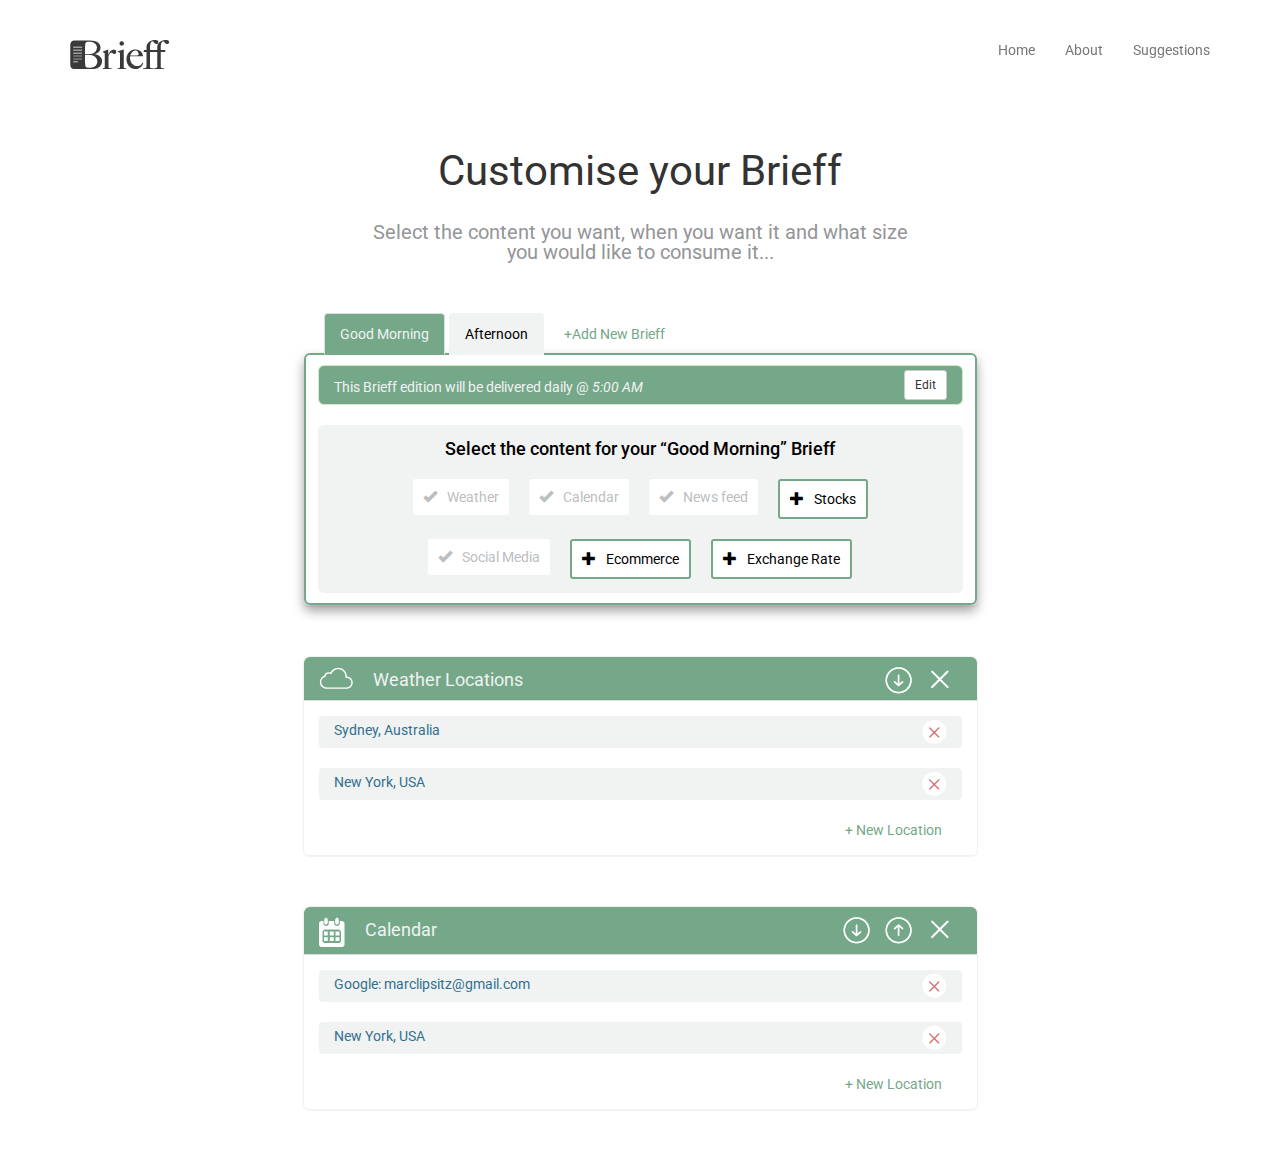
<file: sass-tester/index.html>
<!DOCTYPE html>
<html>
<head>
	<meta charset="utf-8">
    <meta http-equiv="X-UA-Compatible" content="IE=edge">
    <meta name="viewport" content="width=device-width, initial-scale=1">
    <meta name="description" content="">
    <meta name="author" content="">

    <title>Brieff - Home Page</title>

    <!-- Bootstrap Core CSS - Uses Bootswatch Flatly Theme: http://bootswatch.com/flatly/ -->
    <link href="bootstrap/css/bootstrap.min.css" rel="stylesheet">

    <!-- Custom CSS -->
    <link href="stylesheets/style.css" rel="stylesheet">

    <link href='https://fonts.googleapis.com/css?family=Roboto:300' rel='stylesheet' type='text/css'>

</head>
<body>
	<!-- Navigation -->
    <nav class="navbar navbar-default navbar-fixed-top">
        <div class="container">
            <!-- Brand and toggle get grouped for better mobile display -->
            <div class="navbar-header page-scroll">
                <button type="button" class="navbar-toggle" data-toggle="collapse" data-target="#bs-example-navbar-collapse-1">
                    <span class="sr-only">Toggle navigation</span>
                    <span class="icon-bar"></span>
                    <span class="icon-bar"></span>
                    <span class="icon-bar"></span>
                </button>
                <a class="navbar-brand" href="#page-top"><img src="images/logo.png" /></a>
            </div>

            <!-- Collect the nav links, forms, and other content for toggling -->
            <div class="collapse navbar-collapse" id="bs-example-navbar-collapse-1">
                <ul class="nav navbar-nav navbar-right">
                    <li class="hidden">
                        <a href="#page-top"></a>
                    </li>
                    <li class="page-scroll">
                        <a href="#home">Home</a>
                    </li>
                    <li class="page-scroll">
                        <a href="#about">About</a>
                    </li>
                    <li class="page-scroll">
                        <a href="#suggestions">Suggestions</a>
                    </li>
                </ul>
            </div>
            <!-- /.navbar-collapse -->
        </div>
        <!-- /.container-fluid -->
    </nav>

    <header>
        <div class="container">
            <div class="intro-text">
                <div class="intro-lead-in">Customise your Brieff</div>
                <div class="intro-heading">Select the content you want, when you want it and what size you would like to consume it...</div>
            </div>
        </div>
    </header>

    <section id="panels">
        <div class="panel">
            <div class="timing tababble">
                <ul class="nav nav-tabs">
                    <li class="active"><a data-toggle="tab" href="#sectionA">Good Morning</a></li>
                    <li><a data-toggle="tab" href="#sectionB">Afternoon</a></li>
                    <li class="add-more"><a data-toggle="tab" href="#"> +Add New Brieff </a></li>
                </ul>
                <div class="tab-content">
                    <div id="sectionA" class="tab-pane fade in active">
                        <div class="tab-heading alert alert-success" role="alert"><output class="grey-colored pull-left">This Brieff edition will be delivered daily @ <em>5:00 AM</em></output><a href="#" class="btn btn-default btn-sm">Edit</a></div>
                        <div class="tab-body">
                            <h4 class="center">Select the content for your “Good Morning” Brieff</h4>
                            <div class="movable-pad-region">
                                <div class="row center">
                                    <div class="pad inactive"><i class="glyphicon glyphicon-ok"></i>Weather</div>
                                    <div class="pad inactive"><i class="glyphicon glyphicon-ok"></i>Calendar</div>
                                    <div class="pad inactive"><i class="glyphicon glyphicon-ok"></i>News feed</div>
                                    <div class="pad active"><i class="glyphicon glyphicon-plus"></i>Stocks</div>
                                </div>
                                <div class="row center">
                                    <div class="pad inactive"><i class="glyphicon glyphicon-ok"></i>Social Media</div>
                                    <div class="pad active"><i class="glyphicon glyphicon-plus"></i>Ecommerce</div>
                                    <div class="pad active"><i class="glyphicon glyphicon-plus"></i>Exchange Rate</div>
                                </div>
                            </div>
                        </div>
                        
                    </div>
                    <div id="sectionB" class="tab-pane fade">
                        <h3>Section B</h3>
                        <p>Vestibulum nec erat eu nulla rhoncus fringilla ut non neque. Vivamus nibh urna, ornare id gravida ut, mollis a magna. Aliquam porttitor condimentum nisi, eu viverra ipsum porta ut. Nam hendrerit bibendum turpis, sed molestie mi fermentum id. Aenean volutpat velit sem. Sed consequat ante in rutrum convallis. Nunc facilisis leo at faucibus adipiscing.</p>
                    </div>
                    <div id="dropdown1" class="tab-pane fade">
                        <h3>Dropdown 1</h3>
                        <p>WInteger convallis, nulla in sollicitudin placerat, ligula enim auctor lectus, in mollis diam dolor at lorem. Sed bibendum nibh sit amet dictum feugiat. Vivamus arcu sem, cursus a feugiat ut, iaculis at erat. Donec vehicula at ligula vitae venenatis. Sed nunc nulla, vehicula non porttitor in, pharetra et dolor. Fusce nec velit velit. Pellentesque consectetur eros.</p>
                    </div>
                    <div id="dropdown2" class="tab-pane fade">
                        <h3>Dropdown 2</h3>
                        <p>Donec vel placerat quam, ut euismod risus. Sed a mi suscipit, elementum sem a, hendrerit velit. Donec at erat magna. Sed dignissim orci nec eleifend egestas. Donec eget mi consequat massa vestibulum laoreet. Mauris et ultrices nulla, malesuada volutpat ante. Fusce ut orci lorem. Donec molestie libero in tempus imperdiet. Cum sociis natoque penatibus et magnis.</p>
                    </div>
                </div>
            </div>
        </div>

        <div class="panel panel-default">
            <div class="panel-heading alert-success">
                <img class="pull-left" src="images/cloud-icon.png" /><div class="grey-colored pull-left panel-title">Weather Locations</div>
                <a href="#" class="pull-right"><img src="images/close-icon.png" /></a>
                <a href="#" class="pull-right"><img src="images/down-arrow-in-circle.png" /></a>
            </div>
            <div class="panel-body">
                <div class="tab-heading alert alert-info" role="alert"><div class="pull-left">Sydney, Australia</div><a href="#" class="pull-right"><img src="images/red-close-in-circle.png"/></a></div>
                <div class="tab-heading alert alert-info" role="alert"><div class="pull-left">New York, USA</div><a href="#" class="pull-right"><img src="images/red-close-in-circle.png" /></a></div>
                <div class="pad pull-right green-colored bonus"><!-- i class="glyphicon glyphicon-plus"></i --> + New Location</div>

            </div>
        </div>

        <div class="panel panel-default">
            <div class="panel-heading alert-success">
                <img class="pull-left" src="images/calendar-icon.png" /><div class="grey-colored pull-left panel-title">Calendar</div>
                <a href="#" class="pull-right"><img src="images/close-icon.png" /></a>
                <a href="#" class="pull-right"><img src="images/up-arrow-in-circle.png" /></a>
                <a href="#" class="pull-right"><img src="images/down-arrow-in-circle.png" /></a>
            </div>
            <div class="panel-body">
                <div class="tab-heading alert alert-info" role="alert"><div class="pull-left">Google: marclipsitz@gmail.com</div><a href="#" class="pull-right"><img src="images/red-close-in-circle.png"/></a></div>
                
                <div class="tab-heading alert alert-info" role="alert"><div class="pull-left">New York, USA</div><a href="#" class="pull-right"><img src="images/red-close-in-circle.png" /></a></div>
                <div class="pad pull-right green-colored bonus"><!-- i class="glyphicon glyphicon-plus"></i --> + New Location</div>

            </div>
        </div>

    </section>

    

    <!-- jQuery -->
    <script src="javascripts/jquery.min.js"></script>

	<!-- Bootstrap Core JavaScript -->
    <script src="bootstrap/js/bootstrap.min.js"></script>
</body>
</html>
</file>
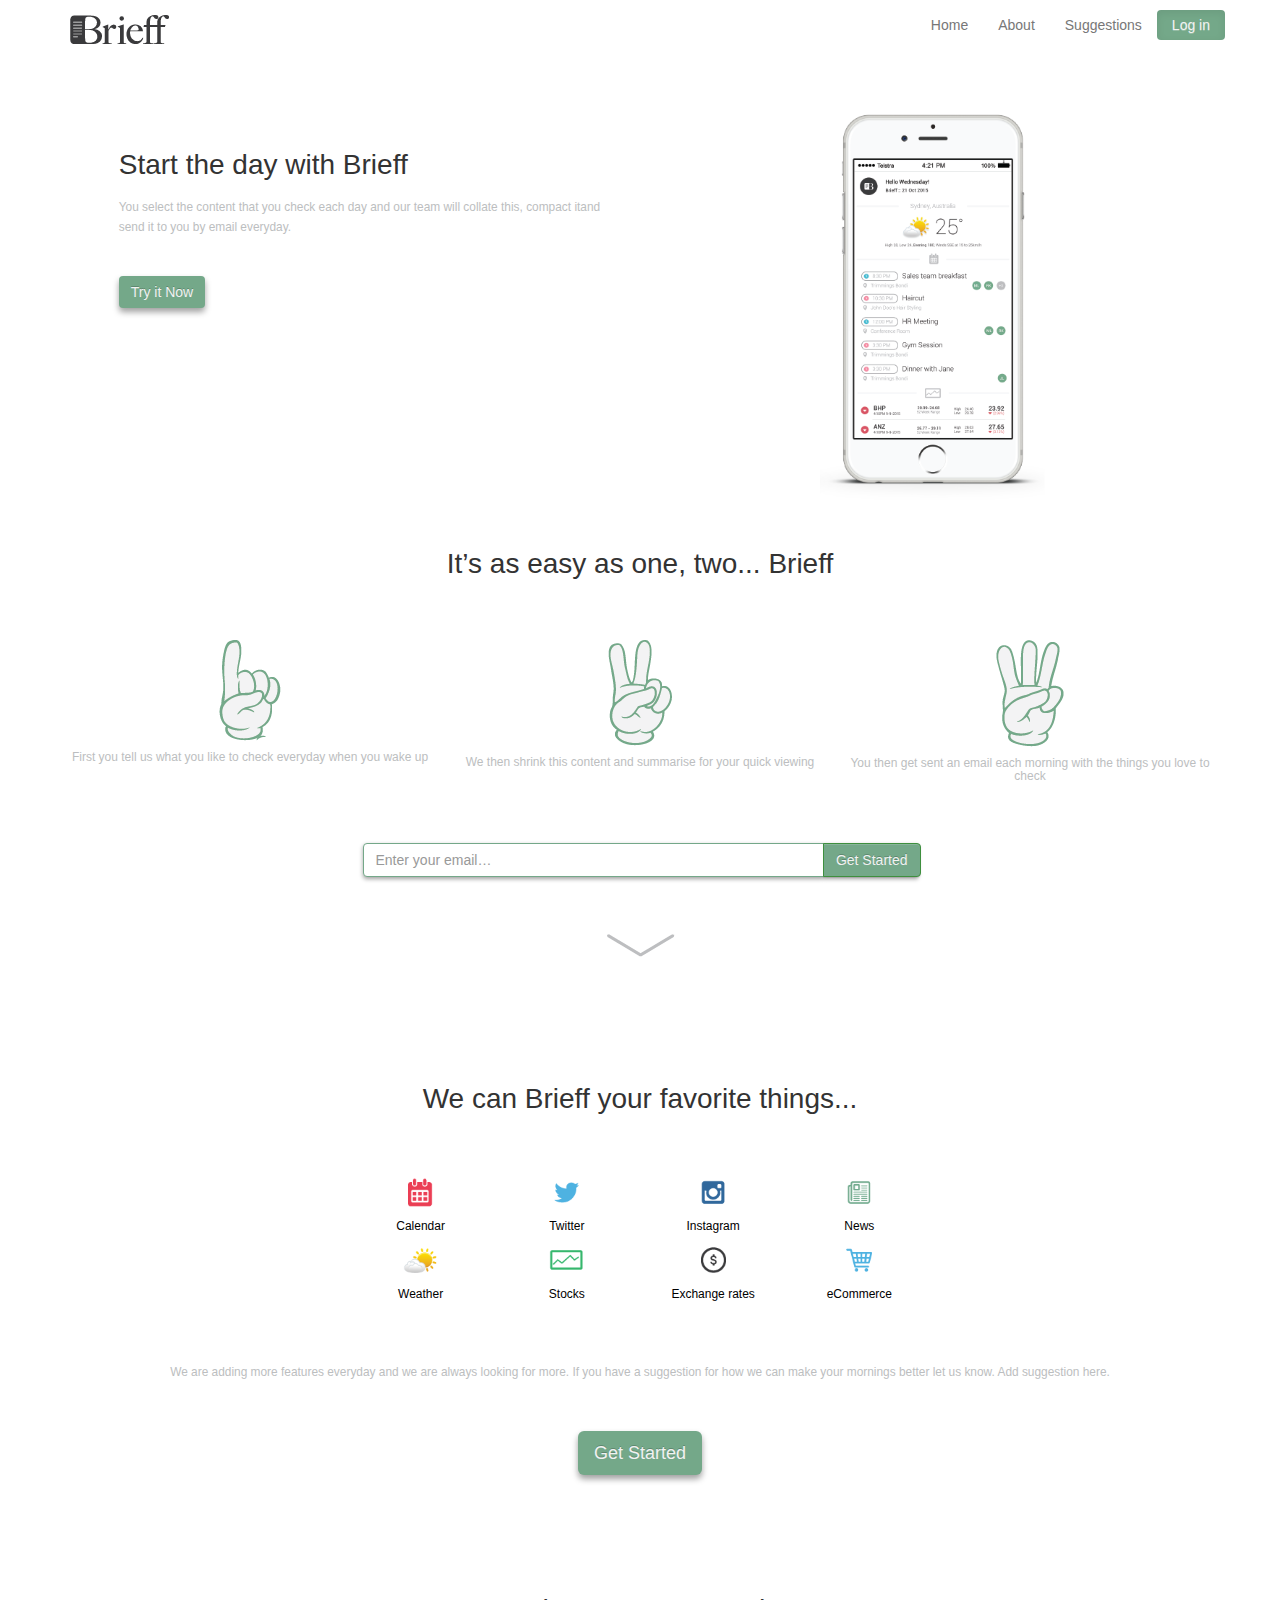
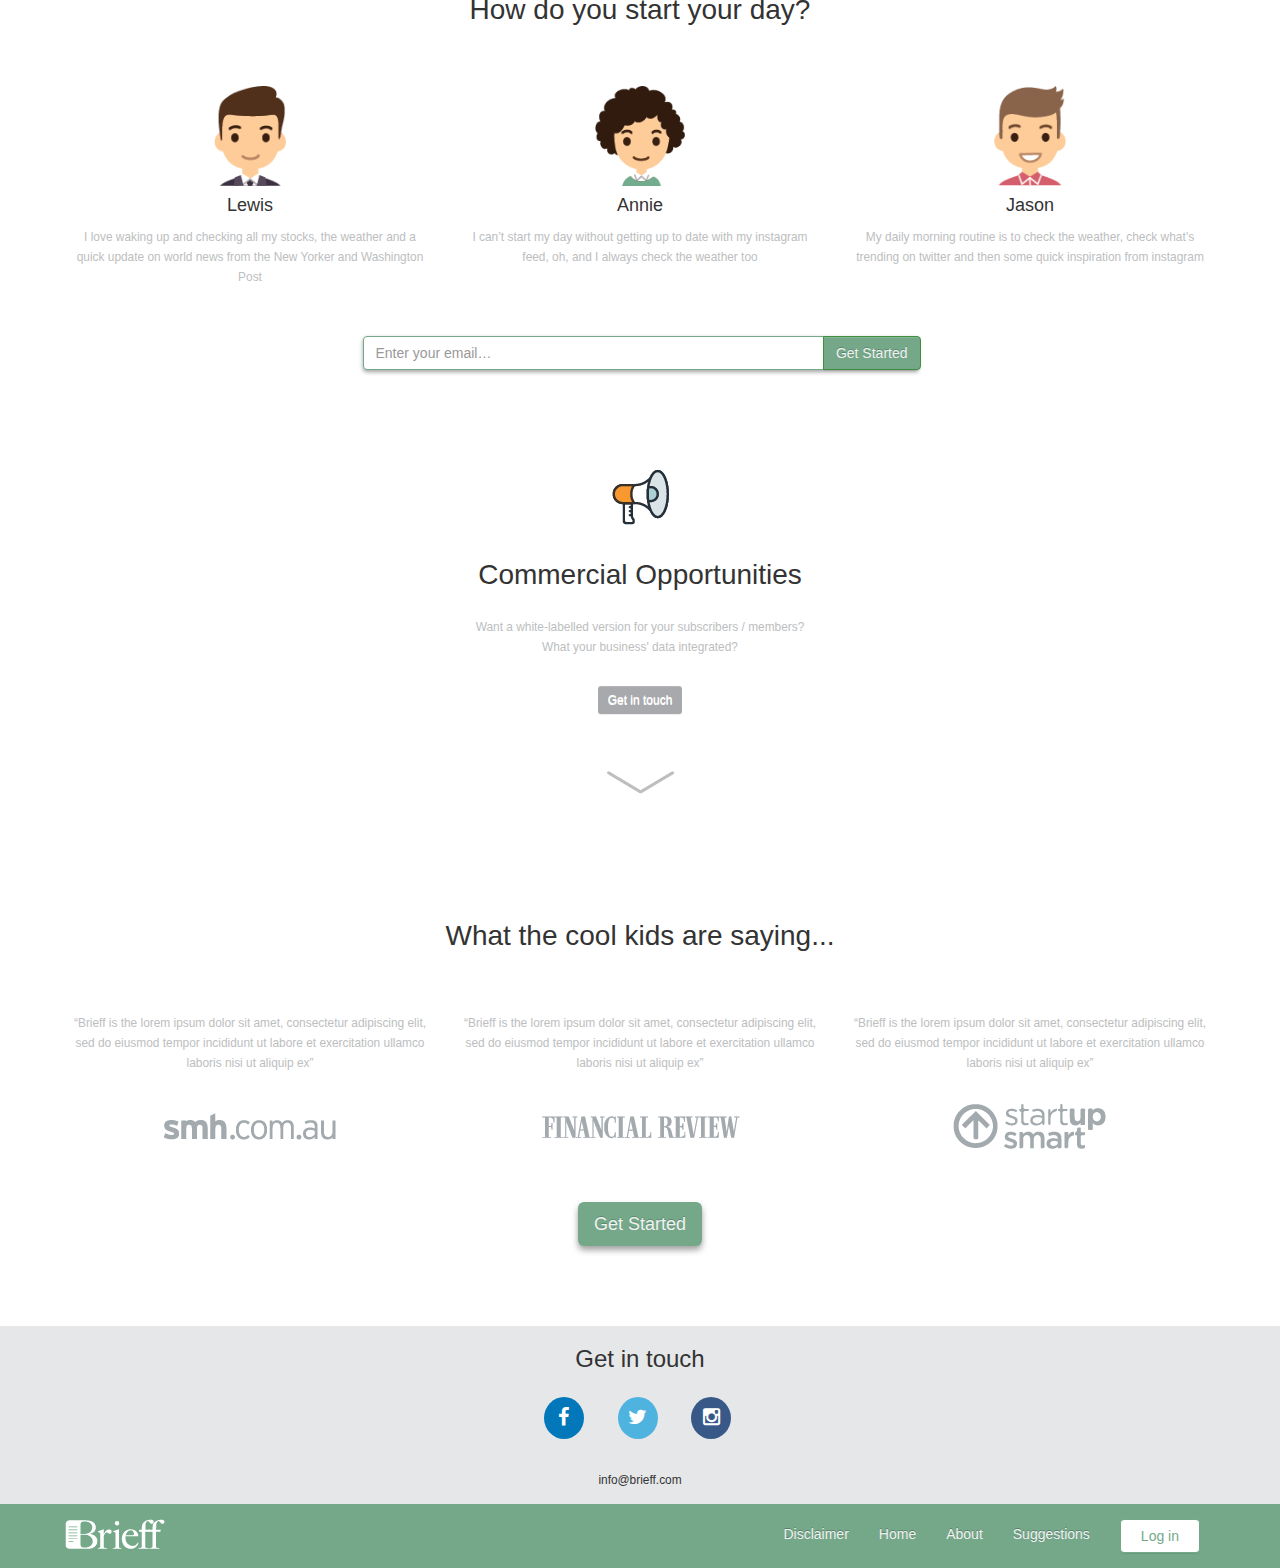
<file: sass-tester/disclaimer.html>
<!DOCTYPE html>
<html>
<head>
	<meta charset="utf-8">
    <meta http-equiv="X-UA-Compatible" content="IE=edge">
    <meta name="viewport" content="width=device-width, initial-scale=1">
    <meta name="description" content="">
    <meta name="author" content="">

	<title>Brieff | Disclaimer</title>
	
	<!-- Bootstrap Core CSS - Uses Bootswatch Flatly Theme: http://bootswatch.com/flatly/ -->
    <link href="bootstrap/css/bootstrap.css" rel="stylesheet">
    <link href="bootstrap/css/bootstrap-theme.css" rel="stylesheet">

    <!-- Custom CSS -->
    <link href="stylesheets/fire.css" rel="stylesheet">

    <!-- Custom Fonts -->
    <link href="font-awesome/css/font-awesome.min.css" rel="stylesheet" type="text/css">

    <link href='https://fonts.googleapis.com/css?family=Roboto:300' rel='stylesheet' type='text/css'>
</head>
<body>
	<div class="main-wrapper">
		<!-- Navigation -->
		<nav class="navbar navbar-default navbar-fixed-top">
	        <div class="container">
	            <!-- Brand and toggle get grouped for better mobile display -->
	            <div class="navbar-header page-scroll">
	                <button type="button" class="navbar-toggle" data-toggle="collapse" data-target="#top-navbar-menu">
	                    <span class="sr-only">Toggle navigation</span>
	                    <span class="icon-bar"></span>
	                    <span class="icon-bar"></span>
	                    <span class="icon-bar"></span>
	                </button>
	                <a class="navbar-brand page-scroll" href="#page-top"><img src="images/logo.png" /></a>
	            </div>

	            <!-- Collect the nav links, forms, and other content for toggling -->
	            <div class="collapse navbar-collapse" id="top-navbar-menu">
	                <ul class="nav navbar-nav navbar-right">
	                    <li class="nav-item">
	                        <a class="page-scroll" href="fire.html">Home</a>
	                    </li>
	                    <li class="nav-item">
	                        <a class="page-scroll" href="#about">About</a>
	                    </li>
	                    <li class="nav-item">
	                        <a class="page-scroll" href="#suggestions">Suggestions</a>
	                    </li>
	                    <li class="nav-item active">
	                        <a class="btn btn-success" href="login.html">Log in</a>
	                    </li>
	                </ul>
	            </div>
	            <!-- /.navbar-collapse -->
	        </div>
	        <!-- /.container-fluid -->
	    </nav>

	    <div class="page-header">
	    	<div class="container">
	    		<div class="row">
	    			<div class="col-sm-6">
	    				<div class="row">
	    					<div class="col-sm-11 col-sm-offset-1">
	    						<div class="form-group" style="margin-top: 50px;">
	    							<h2 class="thin">Start the day with Brieff</h2>
	    						</div>
	    						<div class="form-group">
	    							<small class="alert-warning">You select the content that you check each day and our team will collate this, compact itand send it to you by email everyday.</small>
	    						</div>
	    						<div class="submit" style="margin-top: 40px;">
	    							<button type="submit" class="btn btn-success alert-success">Try it Now</button>
	    						</div>
	    					</div>
	    				</div>    				
	    			</div>
	    			<div class="col-sm-6 text-center">
	    				<img src="images/phone-show.png" height="400" />
	    			</div>
	    		</div>
	    	</div>
	    </div>

	    <div class="page-body">
	   		<div class="container">
	   			
	   			<div id="one-two-section">
	   				<div class="row form-group">
	   					<h2 class="thin text-center">It’s as easy as one, two... Brieff</h2>
	   				</div>
	   				<div class="row form-group">
	   					<div class="col-sm-4 text-center">
	   						<img src="images/finger-1.png" />
	   						<h6 class="alert-warning">First you tell us what you like to check everyday when you wake up</h6>
	   					</div>
	   					<div class="col-sm-4 text-center">
	   						<img src="images/finger-2.png" />
	   						<h6 class="alert-warning">We then shrink this content and summarise for your quick viewing</h6>
	   					</div>
	   					<div class="col-sm-4 text-center">
	   						<img src="images/finger-3.png" />
	   						<h6 class="alert-warning">You then get sent an email each morning with the things you love to check</h6>
	   					</div>
	   				</div>
	   				<div class="row form-group">
		    			<div class="col-sm-6 col-sm-offset-3">
			                <div class="input-group input-danger">
			                    <input type="text" class="form-control" placeholder="Enter your email…">
			                    <span class="input-group-btn">
			                        <button type="button" class="btn btn-success">Get Started</button>
			                    </span>
			                </div>
			            </div>
		    		</div>
		    		<div class="row text-center" style="margin-bottom: 100px;">
		    			<a href="#favorite-section" class="btn btn-circle scroller">
                            <img src="images/scroll-down.png" />
                        </a>
		    		</div>
	   			</div>

	   			<div id="favorite-section" style="margin-bottom: 100px;">
	   				<div class="row form-group">
		    			<div class="col-sm-8 col-sm-offset-2 text-center">    				
		    				<h2 class="thin">We can Brieff your favorite things...</h2>
		    			</div>
		    		</div>
		    		<div class="row form-group social-support" style="margin-bottom: 50px;">
		    			<div class="col-sm-6 col-sm-offset-3">
		    				<div class="row">
		    					<div class="col-sm-3 text-center">
			    					<a href="#calendar">
			    						<div class="row">
			    							<img src="images/red-calendar-icon.png"	/>
			    							<h6>Calendar</h6>
			    						</div>				    						
			    					</a>
			    				</div>
			    				<div class="col-sm-3 text-center">
			    					<a href="#twitter">
			    						<div class="row">
			    							<img src="images/twitter-icon.png"	/>
			    							<h6>Twitter</h6>
			    						</div>				    						
			    					</a>
			    				</div>
			    				<div class="col-sm-3 text-center">
			    					<a href="#instagram">
			    						<div class="row">
			    							<img src="images/instagram-icon.png"	/>
			    							<h6>Instagram</h6>
			    						</div>				    						
			    					</a>
			    				</div>
			    				<div class="col-sm-3 text-center">
			    					<a href="#news">
			    						<div class="row">
			    							<img src="images/green-news-icon.png"	/>
			    							<h6>News</h6>
			    						</div>				    						
			    					</a>
			    				</div>

			    				<div class="clearfix hidden-xs-block"></div>

			    				<div class="col-sm-3 text-center">
			    					<a href="#weather">
			    						<div class="row">
			    							<img src="images/weather-icon.png"	/>
			    							<h6>Weather</h6>
			    						</div>				    						
			    					</a>
			    				</div>
			    				<div class="col-sm-3 text-center">
			    					<a href="#stocks">
			    						<div class="row">
			    							<img src="images/stocks-icon.png"	/>
			    							<h6>Stocks</h6>
			    						</div>				    						
			    					</a>
			    				</div>
			    				<div class="col-sm-3 text-center">
			    					<a href="#exchange">
			    						<div class="row">
			    							<img src="images/exchange-icon.png"	/>
			    							<h6>Exchange rates</h6>
			    						</div>				    						
			    					</a>
			    				</div>
			    				<div class="col-sm-3 text-center">
			    					<a href="#ecommerce">
			    						<div class="row">
			    							<img src="images/shopping-cart-icon.png"	/>
			    							<h6>eCommerce</h6>
			    						</div>				    						
			    					</a>
			    				</div>
			    							    				
		    				</div>	    				
		    			</div>
		    		</div>
		    		<div class="row form-group">
		    			<div class="col-sm-10 col-sm-offset-1 text-center"> 
		    				<small class="alert-warning">We are adding more features everyday and we are always looking for more. If you have a suggestion for how we can make your mornings better let us know. Add suggestion here.</small>
		    			</div>
		    		</div>
		    		<div class="row form-group text-center submit">
			            <button type="submit" class="btn btn-success btn-lg alert-success">Get Started</button>
			        </div>
	   			</div>

	   			<div id="day-section" style="margin-bottom: 100px;">
	   				<div class="row form-group">
		    			<div class="col-sm-8 col-sm-offset-2 text-center">    				
		    				<h2 class="thin">How do you start your day?</h2>
		    			</div>
		    		</div>
		    		<div class="row form-group">
		    			<div class="col-sm-4 text-center">
		    				<img src="images/character-Lewis.png" />
		    				<h4>Lewis</h4>
		    				<small class="alert-warning">I love waking up and checking all my stocks, the weather and a quick update on world news from the New Yorker and Washington Post</small>
		    			</div>

		    			<div class="col-sm-4 text-center">
		    				<img src="images/character-Annie.png" />
		    				<h4>Annie</h4>
		    				<small class="alert-warning">I can’t start my day without getting up to date with my instagram feed, oh, and I always check the weather too</small>
		    			</div>

		    			<div class="col-sm-4 text-center">
		    				<img src="images/character-Jason.png" />
		    				<h4>Jason</h4>
		    				<small class="alert-warning">My daily morning routine is to check the weather, check what’s trending on twitter and then some quick inspiration from instagram</small>
		    			</div>
		    		</div>
		    		<div class="row form-group">
		    			<div class="col-sm-6 col-sm-offset-3">
			                <div class="input-group input-danger">
			                    <input type="text" class="form-control" placeholder="Enter your email…">
			                    <span class="input-group-btn">
			                        <button type="button" class="btn btn-success">Get Started</button>
			                    </span>
			                </div>
			            </div>
		    		</div>
	   			</div>

	   			<div id="commercial-section" class="text-center" style="margin-bottom: 100px;">
	   				<div class="row form-group">
   						<img src="images/megaphone.png" />
	   				</div>
	   				<div class="row form-group">
	   					<h2 class="thin">Commercial Opportunities</h2>
	   				</div>
	   				<div class="row form-group" style="margin-bottom: 30px;">
	   					<small class="alert-warning">
   							Want a white-labelled version for your subscribers / members?<br>
   							What your business' data integrated?
   						</small>
	   				</div>
	   				<div class="row form-group" style="margin-bottom: 50px;">
	   					<button type="button" class="btn btn-default btn-sm submit">Get in touch</button>
	   				</div>
	   				<div class="row text-center" style="margin-bottom: 100px;">
		    			<a href="#kids-section" class="btn btn-circle scroller">
                            <img src="images/scroll-down.png" />
                        </a>
		    		</div>
	   			</div>

	   			<div id="kids-section" class="text-center" style="margin-bottom: 80px;">
	   				<div class="row form-group" style="margin-bottom: 50px;">
	   					<h2 class="thin">What the cool kids are saying...</h2>
	   				</div>
	   				<div class="row form-group" style="margin-bottom: 50px;">
	   					<div class="col-sm-4">
	   						<p><small class="alert-warning">“Brieff is the lorem ipsum dolor sit amet, consectetur adipiscing elit, sed do eiusmod tempor incididunt ut labore et  exercitation ullamco laboris nisi ut aliquip ex” </small></p>
	   						<div class="trademark">
	   							<img src="images/trademark-smh.png" />
	   						</div>
	   					</div>

	   					<div class="col-sm-4">
	   						<p><small class="alert-warning">“Brieff is the lorem ipsum dolor sit amet, consectetur adipiscing elit, sed do eiusmod tempor incididunt ut labore et  exercitation ullamco laboris nisi ut aliquip ex” </small></p>
	   						<div class="trademark">
	   							<img src="images/trademark-financial.png" />
	   						</div>
	   					</div>

	   					<div class="col-sm-4">
	   						<p><small class="alert-warning">“Brieff is the lorem ipsum dolor sit amet, consectetur adipiscing elit, sed do eiusmod tempor incididunt ut labore et  exercitation ullamco laboris nisi ut aliquip ex”</small></p>
	   						<div class="trademark">
	   							<img src="images/trademark-startup.png" />
	   						</div>
	   					</div>
	   				</div>
	   				<div class="row form-group text-center submit">
			            <button type="submit" class="btn btn-success btn-lg alert-success">Get Started</button>
			        </div>
	   			</div>
	   		</div>
	    </div>
	    <div class="push"></div>
	</div>
    <div class="page-footer">
    	<div class="container-fluid text-center">
    		<div class="row">
    			<h3>Get in touch</h3>
    		</div>
    		<div class="row">
    			<ul class="list-inline social-buttons">
    				<li><a class="facebook" href="#"><i class="fa fa-facebook"></i></a>
                    </li>
                    <li><a class="twitter" href="#"><i class="fa fa-twitter"></i></a>
                    </li>                    
                    <li><a class="instagram" href="#"><i class="fa fa-instagram"></i></a>
                    </li>
                </ul>
    		</div>
    		<div class="row form-group">
    			<small>info@brieff.com</small>
    		</div>

    	</div>

    	<!-- Navigation -->
		<nav class="navbar navbar-inverse navbar-footer">
	        <div class="container">
	            <!-- Brand and toggle get grouped for better mobile display -->
	            <div class="navbar-header page-scroll">
	                <button type="button" class="navbar-toggle" data-toggle="collapse" data-target="#bottom-navbar-menu">
	                    <span class="sr-only">Toggle navigation</span>
	                    <span class="icon-bar"></span>
	                    <span class="icon-bar"></span>
	                    <span class="icon-bar"></span>
	                </button>
	                <a class="navbar-brand page-scroll" href="#page-bottom"><img src="images/white-logo.png" /></a>
	            </div>

	            <!-- Collect the nav links, forms, and other content for toggling -->
	            <div class="collapse navbar-collapse" id="bottom-navbar-menu">
	                <ul class="nav navbar-nav navbar-right">
	                    <li class="hidden active">
	                        <a href="#page-bottom"></a>
	                    </li>
	                    <li>
	                        <a class="page-scroll" href="#disclaimer">Disclaimer</a>
	                    </li>
	                    <li>
	                        <a class="page-scroll" href="#">Home</a>
	                    </li>
	                    <li>
	                        <a class="page-scroll" href="#about">About</a>
	                    </li>
	                    <li>
	                        <a class="page-scroll" href="suggestion.html">Suggestions</a>
	                    </li>
	                    <li>
	                    	<a href="login.html"><span class="btn btn-default" >Log in</span></a>
	                    </li>
	                </ul>
	            </div>
	            <!-- /.navbar-collapse -->
	        </div>
	        <!-- /.container-fluid -->
	    </nav>
    </div>



	<!-- jQuery -->
    <script src="javascripts/jquery.min.js"></script>
    <script src="javascripts/jquery.easing.min.js"></script>
    <script src="javascripts/scroll.js"></script>

	<!-- Bootstrap Core JavaScript -->
    <script src="bootstrap/js/bootstrap.min.js"></script>
</body>
</html>
</file>
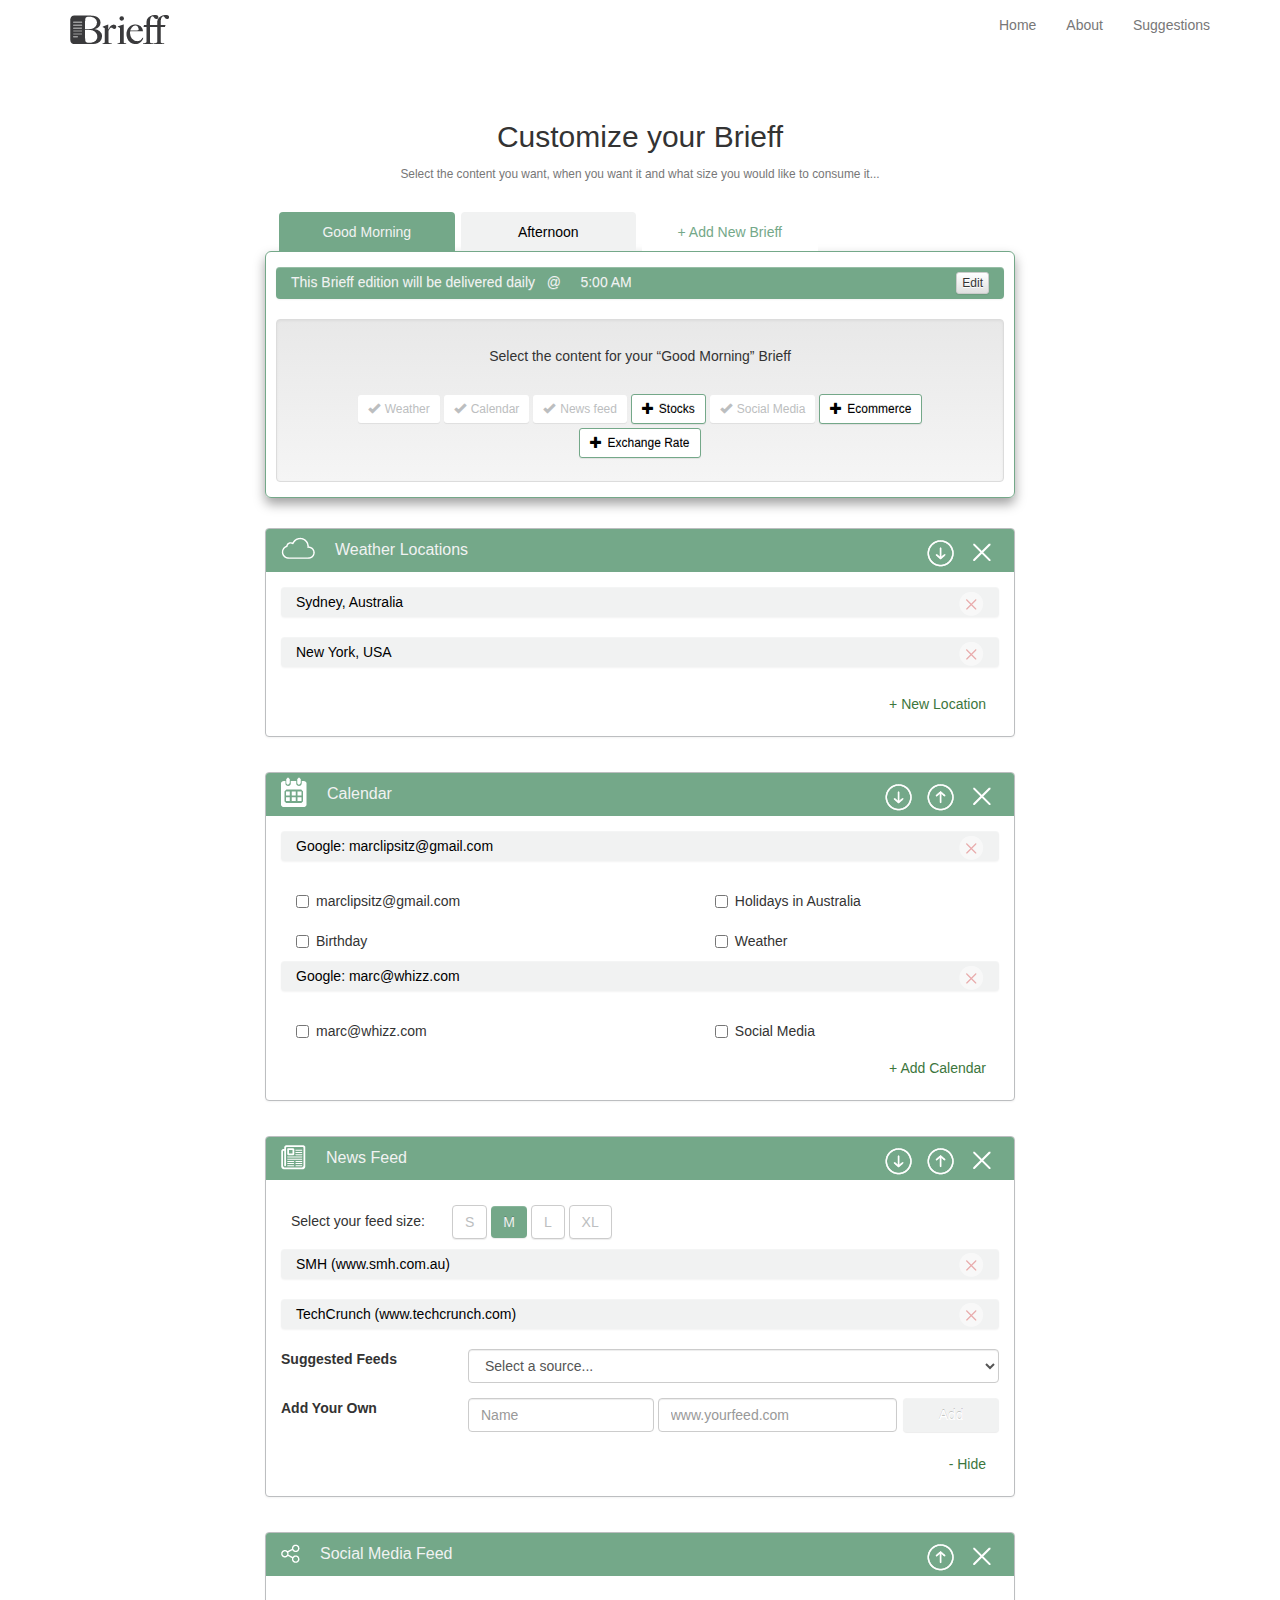
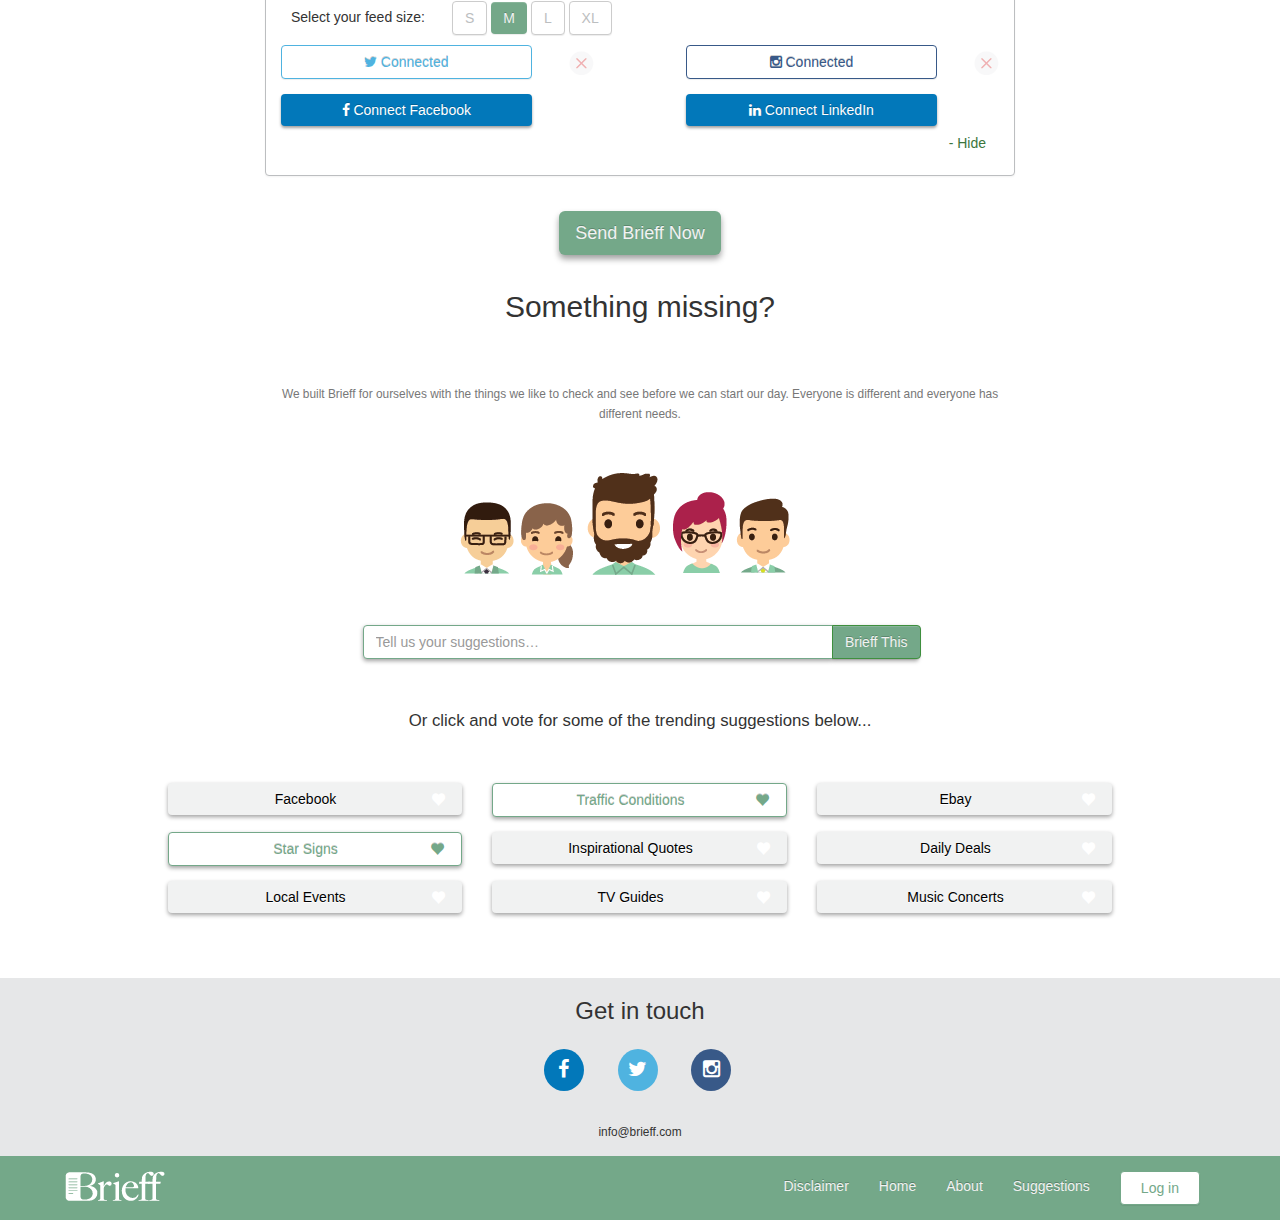
<file: sass-tester/fire.html>
<!DOCTYPE html>
<html>
<head>
	<meta charset="utf-8">
    <meta http-equiv="X-UA-Compatible" content="IE=edge">
    <meta name="viewport" content="width=device-width, initial-scale=1">
    <meta name="description" content="">
    <meta name="author" content="">

	<title>Brieff | Homepage</title>
	
	<!-- Bootstrap Core CSS - Uses Bootswatch Flatly Theme: http://bootswatch.com/flatly/ -->
    <link href="bootstrap/css/bootstrap.css" rel="stylesheet">
    <link href="bootstrap/css/bootstrap-theme.css" rel="stylesheet">

    <!-- Custom CSS -->
    <link href="stylesheets/fire.css" rel="stylesheet">

    <!-- Custom Fonts -->
    <link href="font-awesome/css/font-awesome.min.css" rel="stylesheet" type="text/css">

    <link href='https://fonts.googleapis.com/css?family=Roboto:300' rel='stylesheet' type='text/css'>
</head>
<body>
	<div class="main-wrapper">
		<!-- Navigation -->
		<nav class="navbar navbar-default navbar-fixed-top">
	        <div class="container">
	            <!-- Brand and toggle get grouped for better mobile display -->
	            <div class="navbar-header page-scroll">
	                <button type="button" class="navbar-toggle" data-toggle="collapse" data-target="#top-navbar-menu">
	                    <span class="sr-only">Toggle navigation</span>
	                    <span class="icon-bar"></span>
	                    <span class="icon-bar"></span>
	                    <span class="icon-bar"></span>
	                </button>
	                <a class="navbar-brand page-scroll" href="#page-top"><img src="images/logo.png" /></a>
	            </div>

	            <!-- Collect the nav links, forms, and other content for toggling -->
	            <div class="collapse navbar-collapse" id="top-navbar-menu">
	                <ul class="nav navbar-nav navbar-right">
	                    <li class="hidden active">
	                        <a href="#page-top"></a>
	                    </li>
	                    <li>
	                        <a class="page-scroll" href="#">Home</a>
	                    </li>
	                    <li>
	                        <a class="page-scroll" href="#about">About</a>
	                    </li>
	                    <li>
	                        <a class="page-scroll" href="#suggestions">Suggestions</a>
	                    </li>
	                </ul>
	            </div>
	            <!-- /.navbar-collapse -->
	        </div>
	        <!-- /.container-fluid -->
	    </nav>

	    <div class="page-header">
	    	<div class="container">
	    		<div class="row">
	    			<div class="col-sm-6 col-sm-offset-3 text-center">    				
	    				<h2>Customize your Brieff</h2>
	    			</div>
	    		</div>

	    		<div class="row">
	    			<div class="col-sm-6 col-sm-offset-3 text-center text-muted">    				
	    				<small>Select the content you want, when you want it and what size you would like to consume it...</small>
	    			</div>
	    		</div>
	    	</div>
	    </div>

	    <div class="page-body">
	   		<div class="container">
	   			<form>
	   				<div class="row form-group">
		   				<div class="col-sm-8 col-sm-offset-2">
		   					<div class="wrapper">
		   						<ul class="nav nav-tabs row">
							        <li class="active col-sm-4 col-md-3 text-center"><a data-toggle="tab" href="#morning">Good Morning</a></li>
							        <li class="inactive col-sm-4 col-md-3 text-center"><a data-toggle="tab" href="#afternoon">Afternoon</a></li>
							        <li class="col-sm-4 col-md-3 text-center"><a data-toggle="tab" href="#add-more">+ Add New Brieff</a></li>
							    </ul>
		   					</div>
		   					
						    <div class="tab-content form-group">
						        <div id="morning" class="tab-pane fade in active">
						            <div class="alert alert-success wrapper">
								        <a href="#" class="btn btn-default btn-xs pull-right" data-dismiss="alert">Edit</a>
								        This Brieff edition will be delivered daily &nbsp;&nbsp;@ &nbsp;&nbsp;&nbsp;&nbsp;5:00 AM
								    </div>
								    <div class="well">
						                <h5 class="text-center">Select the content for your “Good Morning” Brieff</h5>
						                <div class="row">
						                	<div class="col-sm-10 col-sm-offset-1 text-center">
						                		<button type="button" class="btn btn-default btn-sm"><span class="glyphicon glyphicon-ok"></span>Weather</button>
						                		<button type="button" class="btn btn-default btn-sm"><span class="glyphicon glyphicon-ok"></span>Calendar</button>
						                		<button type="button" class="btn btn-default btn-sm"><span class="glyphicon glyphicon-ok"></span>News feed</button>
						                		<button type="button" class="btn btn-success btn-sm"><span class="glyphicon glyphicon-plus"></span>Stocks</button>
						                		<button type="button" class="btn btn-default btn-sm"><span class="glyphicon glyphicon-ok"></span>Social Media</button>
						                		<button type="button" class="btn btn-success btn-sm"><span class="glyphicon glyphicon-plus"></span>Ecommerce</button>
						                		<button type="button" class="btn btn-success btn-sm"><span class="glyphicon glyphicon-plus"></span>Exchange Rate</button>
						                	</div>
						                </div>				            	
						            </div>
						        </div>
						        <div id="afternoon" class="tab-pane fade">
						            <h3>Section B</h3>
						            <p>Vestibulum nec erat eu nulla rhoncus fringilla ut non neque. Vivamus nibh urna, ornare id gravida ut, mollis a magna. Aliquam porttitor condimentum nisi, eu viverra ipsum porta ut. Nam hendrerit bibendum turpis, sed molestie mi fermentum id. Aenean volutpat velit sem. Sed consequat ante in rutrum convallis. Nunc facilisis leo at faucibus adipiscing.</p>
						        </div>
						    </div>
		   				</div>
		   			</div>
		   			<div class="row form-group">
		   				<div class="col-sm-8 col-sm-offset-2">
		   					<div class="panel panel-primary">
						        <div class="panel-heading">
						            <div class="panel-title">
						            	<a href="#" class="pull-right"><img class="pull-right glyphicon" src="images/close-icon.png" /></a>
								        <a href="#" class="pull-right"><img class="pull-right glyphicon" src="images/down-arrow-in-circle.png" /></a>
								        <img class="pull-left glyphicon" src="images/cloud-icon.png" style="margin-top: -3px;"/>Weather Locations
								    </div>
						        </div>
						        <div class="panel-body">
						        	<div class="alert alert-info">
								        <a href="#" class="close" data-dismiss="alert"><img src="images/red-close-in-circle.png" /></a>
								        Sydney, Australia
								    </div>
								    <div class="alert alert-info">
								        <a href="#" class="close" data-dismiss="alert"><img src="images/red-close-in-circle.png" /></a>
								        New York, USA
								    </div>
								    <a href="#" class="btn btn-link pull-right"><span class="text-success">+ New Location</span></a>
						        </div>
						    </div>
		   				</div>
		   			</div>

		   			<div class="row form-group">
		   				<div class="col-sm-8 col-sm-offset-2">
		   					<div class="panel panel-primary">
						        <div class="panel-heading">
						            <div class="panel-title">
						            	<a href="#" class="pull-right"><img class="pull-right glyphicon" src="images/close-icon.png" /></a>
						            	<a href="#" class="pull-right"><img class="pull-right glyphicon" src="images/up-arrow-in-circle.png" /></a>
								        <a href="#" class="pull-right"><img class="pull-right glyphicon" src="images/down-arrow-in-circle.png" /></a>
								        <img class="pull-left glyphicon" src="images/calendar-icon.png" style="margin-top: -7px;"/>Calendar
								    </div>
						        </div>
						        <div class="panel-body">
						        	<div class="alert alert-info">
								        <a href="#" class="close" data-dismiss="alert"><img src="images/red-close-in-circle.png" /></a>
								        Google: marclipsitz@gmail.com
								    </div>

								    <div class="row margin-0">
								    	<div class="col-sm-6">
								    		<div class="checkbox">
									            <label><input type="checkbox"> marclipsitz@gmail.com </label>
									        </div>
								    	</div>
								    	<div class="col-sm-5 col-sm-offset-1">
								    		<div class="checkbox">
									            <label><input type="checkbox"> Holidays in Australia </label>
									        </div>
								    	</div>
								    </div>

								    <div class="row margin-0">
								    	<div class="col-sm-6">
								    		<div class="checkbox">
									            <label><input type="checkbox"> Birthday </label>
									        </div>
								    	</div>
								    	<div class="col-sm-5 col-sm-offset-1">
								    		<div class="checkbox">
									            <label><input type="checkbox"> Weather </label>
									        </div>
								    	</div>
								    </div>

								    <div class="alert alert-info">
								        <a href="#" class="close" data-dismiss="alert"><img src="images/red-close-in-circle.png" /></a>
								        Google: marc@whizz.com
								    </div>

								    <div class="row margin-0">
								    	<div class="col-sm-6">
								    		<div class="checkbox">
									            <label><input type="checkbox"> marc@whizz.com </label>
									        </div>
								    	</div>
								    	<div class="col-sm-5 col-sm-offset-1">
								    		<div class="checkbox">
									            <label><input type="checkbox"> Social Media </label>
									        </div>
								    	</div>
								    </div>

								    <a href="#" class="btn btn-link pull-right"><span class="text-success">+ Add Calendar</span></a>
						        </div>
						    </div>
		   				</div>
		   			</div>

		   			<div class="row form-group news-feed">
		   				<div class="col-sm-8 col-sm-offset-2">
		   					<div class="panel panel-primary">
						        <div class="panel-heading">
						            <div class="panel-title">
						            	<a href="#" class="pull-right"><img class="pull-right glyphicon" src="images/close-icon.png" /></a>
						            	<a href="#" class="pull-right"><img class="pull-right glyphicon" src="images/up-arrow-in-circle.png" /></a>
								        <a href="#" class="pull-right"><img class="pull-right glyphicon" src="images/down-arrow-in-circle.png" /></a>
								        <img class="pull-left glyphicon" src="images/news-icon.png" style="margin-top: -3px;"/>News Feed
								    </div>
						        </div>
						        <div class="panel-body">
						        	<div class="form-default">
						        		<h5>
								        	Select your feed size:&nbsp;&nbsp;&nbsp;&nbsp;&nbsp;&nbsp;
								        	<button type="button" class="btn btn-default">S</button>
								        	<button type="button" class="btn btn-primary">M</button>
								        	<button type="button" class="btn btn-default">L</button>
								        	<button type="button" class="btn btn-default">XL</button>
								        </h5>
							        	<div class="alert alert-info">
									        <a href="#" class="close" data-dismiss="alert"><img src="images/red-close-in-circle.png" /></a>
									        SMH (www.smh.com.au)
									    </div>

									    <div class="alert alert-info">
									        <a href="#" class="close" data-dismiss="alert"><img src="images/red-close-in-circle.png" /></a>
									        TechCrunch (www.techcrunch.com)
									    </div>

									    <div class="row form-group">
							                <label for="selectFeed" class="control-label col-sm-3">Suggested Feeds</label>
							                <div class="col-sm-9">
							                    <select class="form-control" id="selectFeed">
											        <option>Select a source...</option>
											        <option>2</option>
											        <option>3</option>
											        <option>4</option>
											    </select>
							                </div>
							            </div>

							            <div class="row form-group">
							                <label for="selectFeed" class="control-label col-sm-3">Add Your Own</label>
							                <div class="col-sm-9 form-inline">
							                	<input type="text" class="form-control" id="inputName" placeholder="Name" style="width: 35%;">
							                	<input type="text" class="form-control" id="inputFeedUrl" placeholder="www.yourfeed.com" style="width: 45%;">
							                	<button type="submit" class="btn btn-info btn-block pull-right form-control" style="width: 18%;">Add</button>
							                </div>
							            </div>

									    <a href="#" class="btn btn-link pull-right"><span class="text-success">- Hide</span></a>
						        	</div>
						        	
						        </div>
						    </div>
		   				</div>
		   			</div>

		   			<div class="row form-group social-feed">
		   				<div class="col-sm-8 col-sm-offset-2">
		   					<div class="panel panel-primary">
						        <div class="panel-heading">
						            <div class="panel-title">
						            	<a href="#" class="pull-right"><img class="pull-right glyphicon" src="images/close-icon.png" /></a>
						            	<a href="#" class="pull-right"><img class="pull-right glyphicon" src="images/up-arrow-in-circle.png" /></a>
								        <img class="pull-left glyphicon" src="images/social-icon.png" />Social Media Feed
								    </div>
						        </div>
						        <div class="panel-body">
						        	<div class="form-horizontal">
						        		<h5>
								        	Select your feed size:&nbsp;&nbsp;&nbsp;&nbsp;&nbsp;&nbsp;
								        	<button type="button" class="btn btn-default">S</button>
								        	<button type="button" class="btn btn-primary">M</button>
								        	<button type="button" class="btn btn-default">L</button>
								        	<button type="button" class="btn btn-default">XL</button>
								        </h5>
								        <div class="clearfix"></div>
							        	<div class="row form-group">
							        		<div class="col-sm-6">
							        			<div class="row social-button">
							        				<div class="col-sm-9 col-xs-11">
								        				<button type="button" class="btn btn-success btn-block"><i class="fa fa-twitter"></i> Connected</button>
								        			</div>
								        			<div class="col-sm-2 col-xs-1">
								        				<a href="#" class="close show" data-dismiss="alert"><img src="images/red-close-in-dark-circle.png" /></a>
								        			</div>
							        			</div>						        			
							        		</div>
							        		<div class="col-sm-6">
							        			<div class="row social-button">
							        				<div class="col-sm-9 col-sm-offset-1 col-xs-11">
								        				<button type="button" class="btn btn-warning btn-block"><i class="fa fa-instagram"></i> Connected</button>
								        			</div>
								        			<div class="col-sm-2 col-xs-1">
								        				<a href="#" class="close show" data-dismiss="alert"><img src="images/red-close-in-dark-circle.png" /></a>
								        			</div>
							        			</div>						        			
							        		</div>
							        	</div>

							        	<div class="row">
							        		<div class="col-sm-6">
							        			<div class="row social-button">
							        				<div class="col-sm-9">
								        				<button type="button" class="btn btn-danger btn-block"><i class="fa fa-facebook"></i> Connect Facebook</button>
								        			</div>
								        			<div class="col-sm-2">
								        				<a href="#" class="close invisible" data-dismiss="alert"><img src="images/red-close-in-circle.png" /></a>
								        			</div>
							        			</div>						        			
							        		</div>
							        		<div class="col-sm-6">
							        			<div class="row social-button">
							        				<div class="col-sm-9 col-sm-offset-1">
								        				<button type="button" class="btn btn-danger btn-block"><i class="fa fa-linkedin"></i> Connect LinkedIn</button>
								        			</div>
								        			<div class="col-sm-2">
								        				<a href="#" class="close invisible" data-dismiss="alert"><img src="images/red-close-in-circle.png" /></a>
								        			</div>
							        			</div>						        			
							        		</div>
							        	</div>

									    <a href="#" class="btn btn-link pull-right"><span class="text-success">- Hide</span></a>
						        	</div>
						        	
						        </div>
						    </div>
		   				</div>
		   			</div>

		   			<div class="form-group text-center submit">
			            <button type="submit" class="btn btn-success btn-lg alert-success">Send Brieff Now</button>
			        </div>
	   			</form>
	   			<div id="missing-section">
	   				<div class="row form-group">
		    			<div class="col-sm-8 col-sm-offset-2 text-center">    				
		    				<h2>Something missing?</h2>
		    			</div>
		    		</div>

		    		<div class="row form-group">
		    			<div class="col-sm-8 col-sm-offset-2 text-center text-muted">    				
		    				<small>We built Brieff for ourselves with the things we like to check and see before we can start our day. Everyone is different and everyone has different needs. </small>
		    			</div>
		    		</div>
		    		<div class="row form-group">
		    			<div class="col-sm-4 col-sm-offset-4 text-center">
		    				<img src="images/peoples-emoji.png" class="img-responsive" />
		    			</div>
		    		</div>

		    		<div class="row form-group">
		    			<div class="col-sm-6 col-sm-offset-3">
			                <div class="input-group input-danger">
			                    <input type="text" class="form-control" placeholder="Tell us your suggestions&hellip;">
			                    <span class="input-group-btn">
			                        <button type="button" class="btn btn-success">Brieff This</button>
			                    </span>
			                </div>
			            </div>
		    		</div>

		    		<div class="row form-group">
		    			<div class="col-sm-8 col-sm-offset-2 text-center">    				
		    				<big>Or click and vote for some of the trending suggestions below...</big>
		    			</div>	    			
		    		</div>

		    		<div class="row form-group social-vote">
		    			<div class="col-sm-10 col-sm-offset-1">
		    				<div class="row">
		    					<div class="col-sm-4 text-center">
			    					<button type="button" class="btn btn-default btn-block"><span class="glyphicon glyphicon-heart pull-right"></span>Facebook</button>
			    				</div>
			    				<div class="col-sm-4 text-center">
			    					<button type="button" class="btn btn-primary btn-block"><span class="glyphicon glyphicon-heart pull-right"></span>Traffic Conditions</button>
			    				</div>
			    				<div class="col-sm-4 text-center">
			    					<button type="button" class="btn btn-default btn-block"><span class="glyphicon glyphicon-heart pull-right"></span>Ebay</button>
			    				</div>
			    				<div class="clearfix hidden-xs-block"></div>
			    				<div class="col-sm-4 text-center">
			    					<button type="button" class="btn btn-primary btn-block"><span class="glyphicon glyphicon-heart pull-right"></span>Star Signs</button>
			    				</div>
			    				<div class="col-sm-4 text-center">
			    					<button type="button" class="btn btn-default btn-block"><span class="glyphicon glyphicon-heart pull-right"></span>Inspirational Quotes</button>
			    				</div>
			    				<div class="col-sm-4 text-center">
			    					<button type="button" class="btn btn-default btn-block"><span class="glyphicon glyphicon-heart pull-right"></span>Daily Deals</button>
			    				</div>
			    				<div class="clearfix hidden-xs-block"></div>
			    				<div class="col-sm-4 text-center">
			    					<button type="button" class="btn btn-default btn-block"><span class="glyphicon glyphicon-heart pull-right"></span>Local Events</button>
			    				</div>
			    				<div class="col-sm-4 text-center">
			    					<button type="button" class="btn btn-default btn-block"><span class="glyphicon glyphicon-heart pull-right"></span>TV Guides</button>
			    				</div>
			    				<div class="col-sm-4 text-center">
			    					<button type="button" class="btn btn-default btn-block"><span class="glyphicon glyphicon-heart pull-right"></span>Music Concerts</button>
			    				</div>
		    				</div>	    				
		    			</div>
		    		</div>

	   			</div>
	   		</div>
	    </div>
	    <div class="push"></div>
	</div>
    <div class="page-footer">
    	<div class="container-fluid text-center">
    		<div class="row">
    			<h3>Get in touch</h3>
    		</div>
    		<div class="row">
    			<ul class="list-inline social-buttons">
    				<li><a class="facebook" href="#"><i class="fa fa-facebook"></i></a>
                    </li>
                    <li><a class="twitter" href="#"><i class="fa fa-twitter"></i></a>
                    </li>                    
                    <li><a class="instagram" href="#"><i class="fa fa-instagram"></i></a>
                    </li>
                </ul>
    		</div>
    		<div class="row form-group">
    			<small>info@brieff.com</small>
    		</div>

    	</div>

    	<!-- Navigation -->
		<nav class="navbar navbar-inverse navbar-footer">
	        <div class="container">
	            <!-- Brand and toggle get grouped for better mobile display -->
	            <div class="navbar-header page-scroll">
	                <button type="button" class="navbar-toggle" data-toggle="collapse" data-target="#bottom-navbar-menu">
	                    <span class="sr-only">Toggle navigation</span>
	                    <span class="icon-bar"></span>
	                    <span class="icon-bar"></span>
	                    <span class="icon-bar"></span>
	                </button>
	                <a class="navbar-brand page-scroll" href="#page-bottom"><img src="images/white-logo.png" /></a>
	            </div>

	            <!-- Collect the nav links, forms, and other content for toggling -->
	            <div class="collapse navbar-collapse" id="bottom-navbar-menu">
	                <ul class="nav navbar-nav navbar-right">
	                    <li class="hidden active">
	                        <a href="#page-bottom"></a>
	                    </li>
	                    <li>
	                        <a class="page-scroll" href="#disclaimer">Disclaimer</a>
	                    </li>
	                    <li>
	                        <a class="page-scroll" href="#">Home</a>
	                    </li>
	                    <li>
	                        <a class="page-scroll" href="#about">About</a>
	                    </li>
	                    <li>
	                        <a class="page-scroll" href="suggestion.html">Suggestions</a>
	                    </li>
	                    <li>
	                    	<a href="login.html"><span class="btn btn-default" >Log in</span></a>
	                    </li>
	                </ul>
	            </div>
	            <!-- /.navbar-collapse -->
	        </div>
	        <!-- /.container-fluid -->
	    </nav>
    </div>



	<!-- jQuery -->
    <script src="javascripts/jquery.min.js"></script>

	<!-- Bootstrap Core JavaScript -->
    <script src="bootstrap/js/bootstrap.min.js"></script>
</body>
</html>
</file>
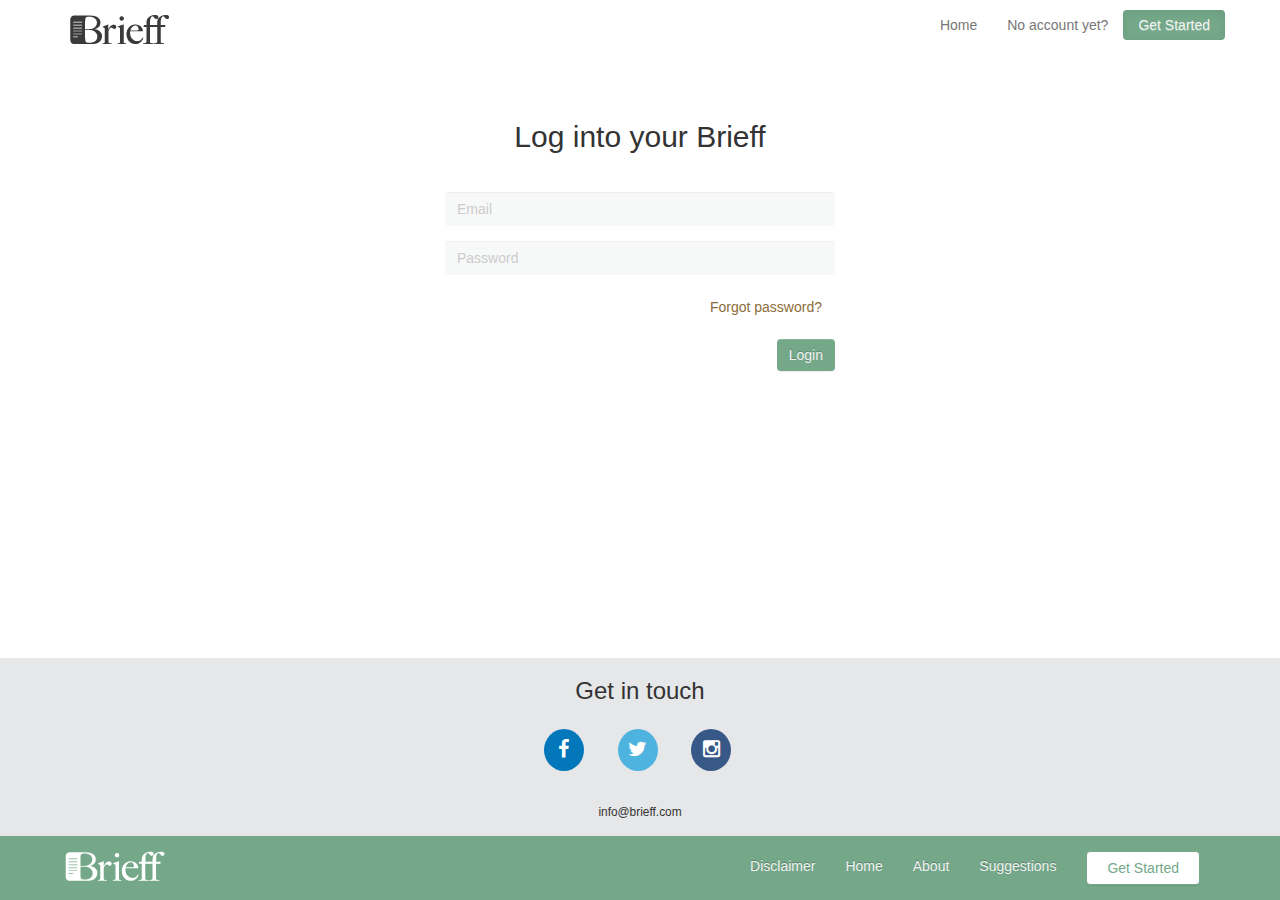
<file: sass-tester/login.html>
<!DOCTYPE html>
<html>
<head>
	<meta charset="utf-8">
    <meta http-equiv="X-UA-Compatible" content="IE=edge">
    <meta name="viewport" content="width=device-width, initial-scale=1">
    <meta name="description" content="">
    <meta name="author" content="">

	<title>Brieff | Login</title>
	
	<!-- Bootstrap Core CSS - Uses Bootswatch Flatly Theme: http://bootswatch.com/flatly/ -->
    <link href="bootstrap/css/bootstrap.css" rel="stylesheet">
    <link href="bootstrap/css/bootstrap-theme.css" rel="stylesheet">

    <!-- Custom CSS -->
    <link href="stylesheets/fire.css" rel="stylesheet">

    <!-- Custom Fonts -->
    <link href="font-awesome/css/font-awesome.min.css" rel="stylesheet" type="text/css">

    <link href='https://fonts.googleapis.com/css?family=Roboto:300' rel='stylesheet' type='text/css'>
</head>
<body>
	<div class="main-wrapper">
		<!-- Navigation -->
		<nav class="navbar navbar-default navbar-fixed-top">
	        <div class="container">
	            <!-- Brand and toggle get grouped for better mobile display -->
	            <div class="navbar-header page-scroll">
	                <button type="button" class="navbar-toggle" data-toggle="collapse" data-target="#top-navbar-menu">
	                    <span class="sr-only">Toggle navigation</span>
	                    <span class="icon-bar"></span>
	                    <span class="icon-bar"></span>
	                    <span class="icon-bar"></span>
	                </button>
	                <a class="navbar-brand page-scroll" href="#page-top"><img src="images/logo.png" /></a>
	            </div>

	            <!-- Collect the nav links, forms, and other content for toggling -->
	            <div class="collapse navbar-collapse" id="top-navbar-menu">
	                <ul class="nav navbar-nav navbar-right">
	                    <li class="nav-item">
	                        <a class="page-scroll" href="#">Home</a>
	                    </li>
	                    <li class="nav-item">
	                        <a class="page-scroll" href="#signup">No account yet?</a>
	                    </li>
	                    <li class="nav-item active">
	                        <a class="btn btn-success" href="#login">Get Started</a>
	                    </li>
	                </ul>
	            </div>
	            <!-- /.navbar-collapse -->
	        </div>
	        <!-- /.container-fluid -->
	    </nav>

	    <div class="page-header">
	    	<div class="container">
	    		<div class="row">
	    			<div class="col-sm-4 col-sm-offset-4 text-center">    				
	    				<h2>Log into your Brieff</h2>
	    			</div>
	    		</div>    		
	    	</div>
	    </div>

	    <div class="page-body">
	   		<div class="container">
	   			<form class="form-horizontal">
	   				<div class="row login-form">
	   					<div class="col-sm-4 col-sm-offset-4">
	   						<div class="form-group">
	   							<input type="email" class="form-control" id="inputEmail" placeholder="Email">
	   						</div>
	   						<div class="form-group">
	   							<input type="password" class="form-control" id="inputPassword" placeholder="Password">
	   						</div>
	   						<div class="form-group">
	   							<a href="#password_recover" class="btn btn-link pull-right"><span class="text-warning">Forgot password?</span></a>
	   						</div>
	   						<div class="form-group">
	   							<button type="submit" class="btn btn-primary alert-success pull-right">Login</button>
	   						</div>
	   					</div>
	   				</div>
			    </form>
	   		</div>
	    </div>
	    <div class="push">
	    </div>
	</div>
    <div class="page-footer">
    	<div class="container-fluid text-center">
    		<div class="row">
    			<h3>Get in touch</h3>
    		</div>
    		<div class="row">
    			<ul class="list-inline social-buttons">
    				<li><a class="facebook" href="#"><i class="fa fa-facebook"></i></a>
                    </li>
                    <li><a class="twitter" href="#"><i class="fa fa-twitter"></i></a>
                    </li>                    
                    <li><a class="instagram" href="#"><i class="fa fa-instagram"></i></a>
                    </li>
                </ul>
    		</div>
    		<div class="row form-group">
    			<small>info@brieff.com</small>
    		</div>

    	</div>

    	<!-- Navigation -->
		<nav class="navbar navbar-inverse navbar-footer">
	        <div class="container">
	            <!-- Brand and toggle get grouped for better mobile display -->
	            <div class="navbar-header page-scroll">
	                <button type="button" class="navbar-toggle" data-toggle="collapse" data-target="#bottom-navbar-menu">
	                    <span class="sr-only">Toggle navigation</span>
	                    <span class="icon-bar"></span>
	                    <span class="icon-bar"></span>
	                    <span class="icon-bar"></span>
	                </button>
	                <a class="navbar-brand page-scroll" href="#page-bottom"><img src="images/white-logo.png" /></a>
	            </div>

	            <!-- Collect the nav links, forms, and other content for toggling -->
	            <div class="collapse navbar-collapse" id="bottom-navbar-menu">
	                <ul class="nav navbar-nav navbar-right">
	                    <li class="hidden active">
	                        <a href="#page-bottom"></a>
	                    </li>
	                    <li>
	                        <a class="page-scroll" href="#disclaimer">Disclaimer</a>
	                    </li>
	                    <li>
	                        <a class="page-scroll" href="#">Home</a>
	                    </li>
	                    <li>
	                        <a class="page-scroll" href="#about">About</a>
	                    </li>
	                    <li>
	                        <a class="page-scroll" href="suggestion.html">Suggestions</a>
	                    </li>
	                    <li>
	                    	<a href="#login"><span class="btn btn-default" >Get Started</span></a>
	                    </li>
	                </ul>
	            </div>
	            <!-- /.navbar-collapse -->
	        </div>
	        <!-- /.container-fluid -->
	    </nav>
    </div>



	<!-- jQuery -->
    <script src="javascripts/jquery.min.js"></script>

	<!-- Bootstrap Core JavaScript -->
    <script src="bootstrap/js/bootstrap.min.js"></script>
</body>
</html>
</file>
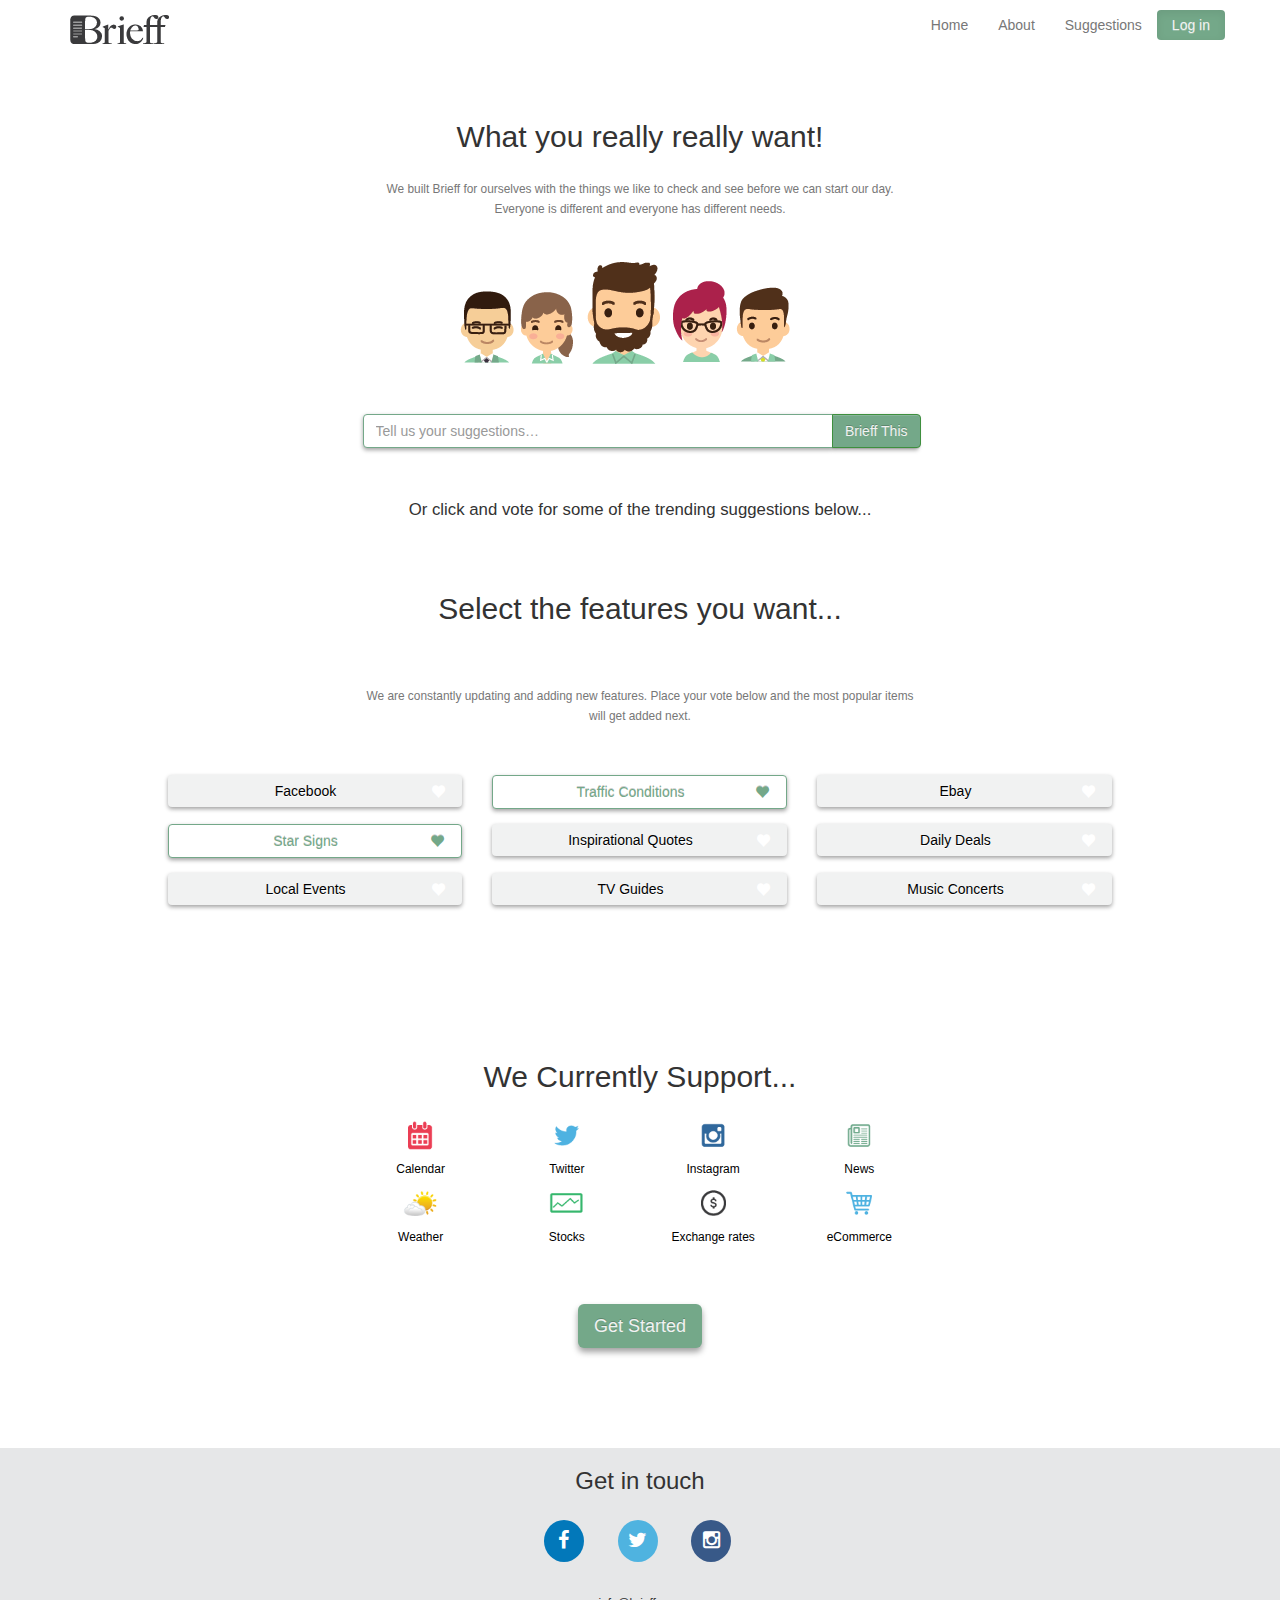
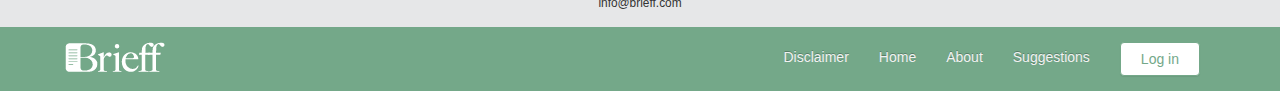
<file: sass-tester/suggestion.html>
<!DOCTYPE html>
<html>
<head>
	<meta charset="utf-8">
    <meta http-equiv="X-UA-Compatible" content="IE=edge">
    <meta name="viewport" content="width=device-width, initial-scale=1">
    <meta name="description" content="">
    <meta name="author" content="">

	<title>Brieff | Suggestions</title>
	
	<!-- Bootstrap Core CSS - Uses Bootswatch Flatly Theme: http://bootswatch.com/flatly/ -->
    <link href="bootstrap/css/bootstrap.css" rel="stylesheet">
    <link href="bootstrap/css/bootstrap-theme.css" rel="stylesheet">

    <!-- Custom CSS -->
    <link href="stylesheets/fire.css" rel="stylesheet">

    <!-- Custom Fonts -->
    <link href="font-awesome/css/font-awesome.min.css" rel="stylesheet" type="text/css">

    <link href='https://fonts.googleapis.com/css?family=Roboto:300' rel='stylesheet' type='text/css'>
</head>
<body>
	<div class="main-wrapper">
		<!-- Navigation -->
		<nav class="navbar navbar-default navbar-fixed-top">
	        <div class="container">
	            <!-- Brand and toggle get grouped for better mobile display -->
	            <div class="navbar-header page-scroll">
	                <button type="button" class="navbar-toggle" data-toggle="collapse" data-target="#top-navbar-menu">
	                    <span class="sr-only">Toggle navigation</span>
	                    <span class="icon-bar"></span>
	                    <span class="icon-bar"></span>
	                    <span class="icon-bar"></span>
	                </button>
	                <a class="navbar-brand page-scroll" href="#page-top"><img src="images/logo.png" /></a>
	            </div>

	            <!-- Collect the nav links, forms, and other content for toggling -->
	            <div class="collapse navbar-collapse" id="top-navbar-menu">
	                <ul class="nav navbar-nav navbar-right">
	                    <li class="nav-item">
	                        <a class="page-scroll" href="fire.html">Home</a>
	                    </li>
	                    <li class="nav-item">
	                        <a class="page-scroll" href="#about">About</a>
	                    </li>
	                    <li class="nav-item">
	                        <a class="page-scroll" href="#suggestions">Suggestions</a>
	                    </li>
	                    <li class="nav-item active">
	                        <a class="btn btn-success" href="login.html">Log in</a>
	                    </li>
	                </ul>
	            </div>
	            <!-- /.navbar-collapse -->
	        </div>
	        <!-- /.container-fluid -->
	    </nav>

	    <div class="page-header">
	    	<div class="container">
	    		<div class="row form-group">
	    			<div class="col-sm-6 col-sm-offset-3 text-center">    				
	    				<h2>What you really really want!</h2>
	    			</div>
	    		</div>

	    		<div class="row form-group">
	    			<div class="col-sm-6 col-sm-offset-3 text-center text-muted">    				
	    				<small>We built Brieff for ourselves with the things we like to check and see before we can start our day. Everyone is different and everyone has different needs. </small>
	    			</div>
	    		</div>
	    	</div>
	    </div>

	    <div class="page-body">
	   		<div class="container">
	   			<form>
	   				<div id="missing-section" style="margin-bottom: 120px;">
	   					<div class="row form-group">
			    			<div class="col-sm-4 col-sm-offset-4 text-center">
			    				<img src="images/peoples-emoji.png" class="img-responsive" />
			    			</div>
			    		</div>

			    		<div class="row form-group">
			    			<div class="col-sm-6 col-sm-offset-3">
				                <div class="input-group input-danger">
				                    <input type="text" class="form-control" placeholder="Tell us your suggestions&hellip;">
				                    <span class="input-group-btn">
				                        <button type="button" class="btn btn-success">Brieff This</button>
				                    </span>
				                </div>
				            </div>
			    		</div>

			    		<div class="row form-group">
			    			<div class="col-sm-8 col-sm-offset-2 text-center">    				
			    				<big>Or click and vote for some of the trending suggestions below...</big>
			    			</div>	    			
			    		</div>

			    		<div class="row form-group">
			    			<div class="col-sm-8 col-sm-offset-2 text-center">    				
			    				<h2>Select the features you want...</h2>
			    			</div>
			    		</div>

			    		<div class="row form-group">
			    			<div class="col-sm-6 col-sm-offset-3 text-center text-muted">    				
			    				<small>We are constantly updating and adding new features. Place your vote below and the most popular items will get added next.</small>
			    			</div>
			    		</div>

			    		<div class="row form-group social-vote">
			    			<div class="col-sm-10 col-sm-offset-1">
			    				<div class="row">
			    					<div class="col-sm-4 text-center">
				    					<button type="button" class="btn btn-default btn-block"><span class="glyphicon glyphicon-heart pull-right"></span>Facebook</button>
				    				</div>
				    				<div class="col-sm-4 text-center">
				    					<button type="button" class="btn btn-primary btn-block"><span class="glyphicon glyphicon-heart pull-right"></span>Traffic Conditions</button>
				    				</div>
				    				<div class="col-sm-4 text-center">
				    					<button type="button" class="btn btn-default btn-block"><span class="glyphicon glyphicon-heart pull-right"></span>Ebay</button>
				    				</div>
				    				<div class="clearfix hidden-xs-block"></div>
				    				<div class="col-sm-4 text-center">
				    					<button type="button" class="btn btn-primary btn-block"><span class="glyphicon glyphicon-heart pull-right"></span>Star Signs</button>
				    				</div>
				    				<div class="col-sm-4 text-center">
				    					<button type="button" class="btn btn-default btn-block"><span class="glyphicon glyphicon-heart pull-right"></span>Inspirational Quotes</button>
				    				</div>
				    				<div class="col-sm-4 text-center">
				    					<button type="button" class="btn btn-default btn-block"><span class="glyphicon glyphicon-heart pull-right"></span>Daily Deals</button>
				    				</div>
				    				<div class="clearfix hidden-xs-block"></div>
				    				<div class="col-sm-4 text-center">
				    					<button type="button" class="btn btn-default btn-block"><span class="glyphicon glyphicon-heart pull-right"></span>Local Events</button>
				    				</div>
				    				<div class="col-sm-4 text-center">
				    					<button type="button" class="btn btn-default btn-block"><span class="glyphicon glyphicon-heart pull-right"></span>TV Guides</button>
				    				</div>
				    				<div class="col-sm-4 text-center">
				    					<button type="button" class="btn btn-default btn-block"><span class="glyphicon glyphicon-heart pull-right"></span>Music Concerts</button>
				    				</div>
			    				</div>	    				
			    			</div>
			    		</div>	 		
		   			</div>

		   			<div id="support-section" style="margin-bottom: 100px;">
		   				<div class="row form-group">
			    			<div class="col-sm-8 col-sm-offset-2 text-center">    				
			    				<h2>We Currently Support...</h2>
			    			</div>
			    		</div>
			    		<div class="row form-group social-support" style="margin-bottom: 50px;">
			    			<div class="col-sm-6 col-sm-offset-3">
			    				<div class="row">
			    					<div class="col-sm-3 text-center">
				    					<a href="#calendar">
				    						<div class="row">
				    							<img src="images/red-calendar-icon.png"	/>
				    							<h6>Calendar</h6>
				    						</div>				    						
				    					</a>
				    				</div>
				    				<div class="col-sm-3 text-center">
				    					<a href="#twitter">
				    						<div class="row">
				    							<img src="images/twitter-icon.png"	/>
				    							<h6>Twitter</h6>
				    						</div>				    						
				    					</a>
				    				</div>
				    				<div class="col-sm-3 text-center">
				    					<a href="#instagram">
				    						<div class="row">
				    							<img src="images/instagram-icon.png"	/>
				    							<h6>Instagram</h6>
				    						</div>				    						
				    					</a>
				    				</div>
				    				<div class="col-sm-3 text-center">
				    					<a href="#news">
				    						<div class="row">
				    							<img src="images/green-news-icon.png"	/>
				    							<h6>News</h6>
				    						</div>				    						
				    					</a>
				    				</div>

				    				<div class="clearfix hidden-xs-block"></div>

				    				<div class="col-sm-3 text-center">
				    					<a href="#weather">
				    						<div class="row">
				    							<img src="images/weather-icon.png"	/>
				    							<h6>Weather</h6>
				    						</div>				    						
				    					</a>
				    				</div>
				    				<div class="col-sm-3 text-center">
				    					<a href="#stocks">
				    						<div class="row">
				    							<img src="images/stocks-icon.png"	/>
				    							<h6>Stocks</h6>
				    						</div>				    						
				    					</a>
				    				</div>
				    				<div class="col-sm-3 text-center">
				    					<a href="#exchange">
				    						<div class="row">
				    							<img src="images/exchange-icon.png"	/>
				    							<h6>Exchange rates</h6>
				    						</div>				    						
				    					</a>
				    				</div>
				    				<div class="col-sm-3 text-center">
				    					<a href="#ecommerce">
				    						<div class="row">
				    							<img src="images/shopping-cart-icon.png"	/>
				    							<h6>eCommerce</h6>
				    						</div>				    						
				    					</a>
				    				</div>
				    							    				
			    				</div>	    				
			    			</div>
			    		</div>
			    		<div class="row form-group text-center submit">
				            <button type="submit" class="btn btn-success btn-lg alert-success">Get Started</button>
				        </div>
		   			</div>
	   			</form>		   			
	   		</div>
	    </div>
	    <div class="push"></div>
	</div>
    <div class="page-footer">
    	<div class="container-fluid text-center">
    		<div class="row">
    			<h3>Get in touch</h3>
    		</div>
    		<div class="row">
    			<ul class="list-inline social-buttons">
    				<li><a class="facebook" href="#"><i class="fa fa-facebook"></i></a>
                    </li>
                    <li><a class="twitter" href="#"><i class="fa fa-twitter"></i></a>
                    </li>                    
                    <li><a class="instagram" href="#"><i class="fa fa-instagram"></i></a>
                    </li>
                </ul>
    		</div>
    		<div class="row form-group">
    			<small>info@brieff.com</small>
    		</div>

    	</div>

    	<!-- Navigation -->
		<nav class="navbar navbar-inverse navbar-footer">
	        <div class="container">
	            <!-- Brand and toggle get grouped for better mobile display -->
	            <div class="navbar-header page-scroll">
	                <button type="button" class="navbar-toggle" data-toggle="collapse" data-target="#bottom-navbar-menu">
	                    <span class="sr-only">Toggle navigation</span>
	                    <span class="icon-bar"></span>
	                    <span class="icon-bar"></span>
	                    <span class="icon-bar"></span>
	                </button>
	                <a class="navbar-brand page-scroll" href="#page-bottom"><img src="images/white-logo.png" /></a>
	            </div>

	            <!-- Collect the nav links, forms, and other content for toggling -->
	            <div class="collapse navbar-collapse" id="bottom-navbar-menu">
	                <ul class="nav navbar-nav navbar-right">
	                    <li class="hidden active">
	                        <a href="#page-bottom"></a>
	                    </li>
	                    <li>
	                        <a class="page-scroll" href="#disclaimer">Disclaimer</a>
	                    </li>
	                    <li>
	                        <a class="page-scroll" href="#">Home</a>
	                    </li>
	                    <li>
	                        <a class="page-scroll" href="#about">About</a>
	                    </li>
	                    <li>
	                        <a class="page-scroll" href="#suggestions">Suggestions</a>
	                    </li>
	                    <li>
	                    	<a href="login.html"><span class="btn btn-default" >Log in</span></a>
	                    </li>
	                </ul>
	            </div>
	            <!-- /.navbar-collapse -->
	        </div>
	        <!-- /.container-fluid -->
	    </nav>
    </div>



	<!-- jQuery -->
    <script src="javascripts/jquery.min.js"></script>

	<!-- Bootstrap Core JavaScript -->
    <script src="bootstrap/js/bootstrap.min.js"></script>
</body>
</html>
</file>
<file: sass-tester/stylesheets/style.css>
/* line 5, ../sass/style.scss */
.center {
  text-align: center !important;
}

/* line 9, ../sass/style.scss */
.grey-colored, .alert-success output {
  color: #f1f2f2;
}

/* line 13, ../sass/style.scss */
.dark-grey-colored, .inactive {
  color: #bcbec0;
}

/* line 17, ../sass/style.scss */
.green-colored {
  color: #74a889;
}

/* line 25, ../sass/style.scss */
.display-table {
  display: table;
}

/* line 29, ../sass/style.scss */
.full-width {
  width: 100%;
}

/* line 33, ../sass/style.scss */
.alert {
  display: table;
  width: 100%;
  padding: 4px 15px;
}

/* line 39, ../sass/style.scss */
.alert-success {
  background-color: #74a889 !important;
}

/* line 47, ../sass/style.scss */
.alert-info {
  background-color: #f1f2f2 !important;
  border: none;
}

/* line 52, ../sass/style.scss */
.active {
  color: black;
}

@media (min-width: 768px) {
  /* line 57, ../sass/style.scss */
  .navbar-default {
    background-color: transparent;
    padding: 25px 0;
    -webkit-transition: padding 0.3s;
    -moz-transition: padding 0.3s;
    transition: padding 0.3s;
    border: none;
  }
}
/* line 67, ../sass/style.scss */
body {
  font-family: 'Roboto', sans-serif;
}
/* line 69, ../sass/style.scss */
body header {
  text-align: center;
}
/* line 71, ../sass/style.scss */
body header .intro-text {
  padding-top: 150px;
  padding-bottom: 50px;
}
/* line 74, ../sass/style.scss */
body header .intro-text .intro-lead-in {
  font-size: 42px;
  line-height: 42px;
  margin-bottom: 30px;
}
/* line 79, ../sass/style.scss */
body header .intro-text .intro-heading {
  font-size: 20px;
  line-height: 20px;
  color: #939598;
  margin: auto;
  max-width: 560px;
}
/* line 90, ../sass/style.scss */
body #panels .panel {
  background: transparent;
  width: 675px;
  margin: auto;
  margin-bottom: 50px;
}
/* line 95, ../sass/style.scss */
body #panels .panel.panel-default {
  border: 1px solid #f1f2f2;
  border-radius: 6px;
}
/* line 100, ../sass/style.scss */
body #panels .panel .tababble .nav-tabs {
  padding: 0 20px;
  border-bottom: none;
}
/* line 103, ../sass/style.scss */
body #panels .panel .tababble .nav-tabs li {
  border-radius: 3px 3px 0 0;
  margin-bottom: -2px;
}
/* line 106, ../sass/style.scss */
body #panels .panel .tababble .nav-tabs li a {
  margin-right: 4px;
  background-color: #f1f2f2;
  color: black;
}
/* line 112, ../sass/style.scss */
body #panels .panel .tababble .nav-tabs li.active a,
body #panels .panel .tababble .nav-tabs li.active a:focus,
body #panels .panel .tababble .nav-tabs li.active a:hover {
  background-color: #74a889;
  color: #f1f2f2;
}
/* line 120, ../sass/style.scss */
body #panels .panel .tababble .nav-tabs li.add-more a,
body #panels .panel .tababble .nav-tabs li.add-more a:focus,
body #panels .panel .tababble .nav-tabs li.add-more a:hover {
  background-color: transparent;
  color: #74a889;
}
/* line 129, ../sass/style.scss */
body #panels .panel .tababble .tab-content {
  border: 2px solid #74a889;
  border-radius: 6px;
  padding: 10px 12px;
  box-shadow: rgba(0, 0, 0, 0.37255) 0px 6px 12px 0px;
}
/* line 134, ../sass/style.scss */
body #panels .panel .tababble .tab-content .tab-pane > div {
  width: 100%;
  border-radius: 6px;
  padding: 4px 15px;
}
/* line 139, ../sass/style.scss */
body #panels .panel .tababble .tab-content .tab-pane > div.tab-heading .btn {
  float: right;
}
/* line 143, ../sass/style.scss */
body #panels .panel .tababble .tab-content .tab-pane > div.tab-body {
  margin-top: 10px;
  background-color: #f1f2f2;
  display: table;
}
/* line 147, ../sass/style.scss */
body #panels .panel .tababble .tab-content .tab-pane > div.tab-body .movable-pad-region {
  margin: auto;
  width: 80%;
}
/* line 150, ../sass/style.scss */
body #panels .panel .tababble .tab-content .tab-pane > div.tab-body .movable-pad-region .center {
  display: table;
  margin: auto;
}
/* line 153, ../sass/style.scss */
body #panels .panel .tababble .tab-content .tab-pane > div.tab-body .movable-pad-region .center .pad {
  background: white;
  margin: 10px;
  float: left;
  padding: 8px 10px;
  border-radius: 3px;
  display: table-cell;
}
/* line 160, ../sass/style.scss */
body #panels .panel .tababble .tab-content .tab-pane > div.tab-body .movable-pad-region .center .pad.active {
  border: 2px solid #74a889;
}
/* line 163, ../sass/style.scss */
body #panels .panel .tababble .tab-content .tab-pane > div.tab-body .movable-pad-region .center .pad i.glyphicon {
  margin-right: 10px;
}
/* line 174, ../sass/style.scss */
body #panels .panel .panel-heading {
  display: table;
  width: 100%;
  padding: 10px 25px 7px 15px;
  border-radius: 6px 6px 0 0;
}
/* line 179, ../sass/style.scss */
body #panels .panel .panel-heading .panel-title {
  font-size: 18px;
  padding: 0 20px;
}
/* line 183, ../sass/style.scss */
body #panels .panel .panel-heading a.pull-right {
  height: 25px;
  margin-left: 15px;
}
/* line 190, ../sass/style.scss */
body #panels .panel .panel-body .pull-right.bonus {
  margin-right: 20px;
}
</file>
<file: sass-tester/stylesheets/fire.css>
/* line 1, ../sass/_sticky-footer.scss */
* {
  margin: 0;
}

/* line 4, ../sass/_sticky-footer.scss */
html, body {
  height: 100%;
}

/* line 7, ../sass/_sticky-footer.scss */
.main-wrapper {
  min-height: 100%;
  height: auto !important;
  /* This line and the next line are not necessary unless you need IE6 support */
  height: 100%;
  margin: 0 auto -242px;
  /* the bottom margin is the negative value of the footer's height */
}

/* line 13, ../sass/_sticky-footer.scss */
.page-footer, .push {
  height: 242px;
  /* .push must be the same height as .footer */
}

/* line 2, ../sass/_login.scss */
.login-form .form-control {
  background: #f1f2f2;
  color: #bcbec0;
  border: none;
  opacity: .5;
}
/* line 8, ../sass/_login.scss */
.login-form .form-control:active, .login-form .form-control:focus {
  opacity: 1;
}

/* line 2, ../sass/_suggestion.scss */
.social-support a {
  text-decoration: none;
}
/* line 5, ../sass/_suggestion.scss */
.social-support a img {
  height: 35px;
}
/* line 8, ../sass/_suggestion.scss */
.social-support a h6 {
  color: black;
  font-weight: 300;
}
/* line 15, ../sass/_suggestion.scss */
.social-support a:hover h6, .social-support a.active h6 {
  font-weight: 500;
  color: blue;
}

/* line 1, ../sass/_disclaimer.scss */
h2.thin {
  font-size: 28px;
  font-weight: 200;
}

/* line 13, ../sass/_disclaimer.scss */
.page-body #one-two-section .form-group,
.page-body #favorite-section .form-group,
.page-body #day-section .form-group {
  margin-bottom: 50px;
}
/* line 18, ../sass/_disclaimer.scss */
.page-body #day-section img {
  height: 100px;
}
/* line 23, ../sass/_disclaimer.scss */
.page-body #commercial-section .submit {
  font-weight: 300;
}
/* line 29, ../sass/_disclaimer.scss */
.page-body #kids-section p {
  margin-bottom: 30px;
}

/* line 29, ../sass/fire.scss */
.smart, .page-header, nav.navbar-default, .page-body form .nav-tabs li a {
  background: white;
  border: none;
  box-shadow: none;
}

/* line 35, ../sass/fire.scss */
.wrapper {
  overflow: hidden;
  display: table;
  width: 100%;
}

/* line 41, ../sass/fire.scss */
.page-header {
  padding-top: 100px;
  margin-top: 0;
}

/* line 48, ../sass/fire.scss */
.alert-success, nav.navbar-default .navbar-nav > li.active a.btn-success, .page-body form .nav-tabs li.active a, .page-body form .panel .panel-body .btn.btn-primary, .page-body form .panel-primary .panel-heading {
  background: #74a889;
  color: #f1f2f2;
  border: none;
}

/* line 54, ../sass/fire.scss */
.alert-info, .social-vote .btn.btn-default, .page-body form .nav-tabs li.inactive a, .page-body form .news-feed .panel .panel-body .btn.btn-info {
  background: #f1f2f2;
  color: black;
  border: none;
}

/* line 60, ../sass/fire.scss */
.alert-warning, .page-body form .tab-content .tab-pane .well .btn.btn-default {
  background: white;
  color: #bcbec0;
  border: none;
}

/* line 66, ../sass/fire.scss */
.alert-danger, .page-body form .tab-content .tab-pane .well .btn.btn-success {
  background: white;
  color: black;
  border: 1px solid #74a889;
}

/* line 72, ../sass/fire.scss */
.alert-default, .social-vote .btn.btn-primary, .page-footer .navbar.navbar-footer.navbar-inverse .navbar-nav > li > a span.btn {
  background: white;
  color: #74a889;
  border: 1px solid #74a889;
}

/* line 78, ../sass/fire.scss */
.alert-disable, .page-body #commercial-section .submit {
  background: #a7a9ac;
  color: white;
  border: none;
}

/* line 84, ../sass/fire.scss */
.glyphicon {
  margin-right: 5px;
}

/* line 88, ../sass/fire.scss */
.padding-0 {
  padding: 0;
}

/* line 92, ../sass/fire.scss */
.margin-0 {
  margin: 0;
}

/* line 97, ../sass/fire.scss */
.submit button[type="submit"] {
  -webkit-box-shadow: rgba(0, 0, 0, 0.37255) 0px 4px 6px 0px;
  -moz-box-shadow: rgba(0, 0, 0, 0.37255) 0px 4px 6px 0px;
  -ms-box-shadow: rgba(0, 0, 0, 0.37255) 0px 4px 6px 0px;
  box-shadow: rgba(0, 0, 0, 0.37255) 0px 4px 6px 0px;
}

/* line 104, ../sass/fire.scss */
.input-group.input-danger input, .input-group.input-danger span {
  -webkit-box-shadow: rgba(0, 0, 0, 0.37255) 0px 2px 4px 0px;
  -moz-box-shadow: rgba(0, 0, 0, 0.37255) 0px 2px 4px 0px;
  -ms-box-shadow: rgba(0, 0, 0, 0.37255) 0px 2px 4px 0px;
  box-shadow: rgba(0, 0, 0, 0.37255) 0px 2px 4px 0px;
}
/* line 107, ../sass/fire.scss */
.input-group.input-danger input[type="text"] {
  border: 1px solid #74a889;
}
/* line 110, ../sass/fire.scss */
.input-group.input-danger .btn-success {
  background: #74a889;
  color: #f1f2f2;
}

/* line 118, ../sass/fire.scss */
.social-vote .btn {
  margin-bottom: 15px;
  -webkit-box-shadow: rgba(0, 0, 0, 0.37255) 0px 2px 4px 0px;
  -moz-box-shadow: rgba(0, 0, 0, 0.37255) 0px 2px 4px 0px;
  -ms-box-shadow: rgba(0, 0, 0, 0.37255) 0px 2px 4px 0px;
  box-shadow: rgba(0, 0, 0, 0.37255) 0px 2px 4px 0px;
}
/* line 124, ../sass/fire.scss */
.social-vote .btn.btn-default span.glyphicon-heart {
  color: white;
}
/* line 131, ../sass/fire.scss */
.social-vote .btn span.glyphicon-heart {
  margin-top: 2px;
}

/* line 139, ../sass/fire.scss */
img.pull-left.glyphicon {
  margin-right: 20px;
}
/* line 142, ../sass/fire.scss */
img.pull-right.glyphicon {
  margin-left: 10px;
}

/* line 147, ../sass/fire.scss */
.close {
  opacity: .5;
}
/* line 150, ../sass/fire.scss */
.close:hover {
  opacity: 1;
}

/* line 160, ../sass/fire.scss */
nav.navbar-default .navbar-nav > li.active a {
  padding-top: 5px;
  padding-bottom: 5px;
  margin-top: 10px;
  margin-bottom: 10px;
}

/* line 176, ../sass/fire.scss */
.page-body .input-group-btn .btn {
  margin-right: -3px;
}
/* line 181, ../sass/fire.scss */
.page-body form .nav-tabs {
  padding: 0 27px;
  border: none;
}
/* line 185, ../sass/fire.scss */
.page-body form .nav-tabs li {
  padding: 0 2px;
}
/* line 187, ../sass/fire.scss */
.page-body form .nav-tabs li a {
  color: #74a889;
}
/* line 203, ../sass/fire.scss */
.page-body form .tab-content {
  padding: 15px 10px;
  border: 1px solid #74a889;
  -webkit-border-radius: 6px;
  -moz-border-radius: 6px;
  -ms-border-radius: 6px;
  border-radius: 6px;
  -webkit-box-shadow: rgba(0, 0, 0, 0.37255) 0px 6px 12px 0px;
  -moz-box-shadow: rgba(0, 0, 0, 0.37255) 0px 6px 12px 0px;
  -ms-box-shadow: rgba(0, 0, 0, 0.37255) 0px 6px 12px 0px;
  box-shadow: rgba(0, 0, 0, 0.37255) 0px 6px 12px 0px;
}
/* line 210, ../sass/fire.scss */
.page-body form .tab-content .tab-pane > div:last-child {
  margin-bottom: 0;
}
/* line 214, ../sass/fire.scss */
.page-body form .tab-content .tab-pane .well h5 {
  padding-top: 0;
  padding-bottom: 20px;
}
/* line 218, ../sass/fire.scss */
.page-body form .tab-content .tab-pane .well .btn {
  margin-bottom: 4px;
}
/* line 232, ../sass/fire.scss */
.page-body form .panel {
  border: 1px solid #bcbec0;
}
/* line 234, ../sass/fire.scss */
.page-body form .panel h5 {
  padding: 0 10px;
}
/* line 239, ../sass/fire.scss */
.page-body form .panel .panel-body .btn.btn-default {
  background: white;
  color: #bcbec0;
}
/* line 254, ../sass/fire.scss */
.page-body form .alert {
  padding: 5px 15px;
}
/* line 257, ../sass/fire.scss */
.page-body form .alert .close img {
  margin-top: -2px;
}
/* line 266, ../sass/fire.scss */
.page-body form .news-feed .panel .panel-body .btn.btn-info {
  color: white;
}
/* line 278, ../sass/fire.scss */
.page-body form .social-feed .panel .panel-body .btn.btn-success {
  color: #4fb3e0;
  background: white;
  border: 1px solid #4fb3e0;
}
/* line 283, ../sass/fire.scss */
.page-body form .social-feed .panel .panel-body .btn.btn-warning {
  color: #385988;
  background: white;
  border: 1px solid #385988;
}
/* line 288, ../sass/fire.scss */
.page-body form .social-feed .panel .panel-body .btn.btn-danger {
  color: white;
  background: #0278ba;
  border: none;
  -webkit-box-shadow: rgba(0, 0, 0, 0.37255) 0px 2px 3px 0px;
  -moz-box-shadow: rgba(0, 0, 0, 0.37255) 0px 2px 3px 0px;
  -ms-box-shadow: rgba(0, 0, 0, 0.37255) 0px 2px 3px 0px;
  box-shadow: rgba(0, 0, 0, 0.37255) 0px 2px 3px 0px;
}
/* line 297, ../sass/fire.scss */
.page-body form .social-feed .panel .panel-body .social-button .close img {
  margin-top: 6px;
}
/* line 308, ../sass/fire.scss */
.page-body #missing-section > .row {
  margin-bottom: 50px;
}

/* line 314, ../sass/fire.scss */
.page-footer {
  background: #e6e7e8;
}
/* line 317, ../sass/fire.scss */
.page-footer .social-buttons li {
  padding: 15px;
}
/* line 319, ../sass/fire.scss */
.page-footer .social-buttons li a {
  width: 40px;
  height: 40px;
  padding: 10px;
  border-radius: 100%;
  display: table;
}
/* line 326, ../sass/fire.scss */
.page-footer .social-buttons li a.facebook {
  background: #0278ba;
}
/* line 329, ../sass/fire.scss */
.page-footer .social-buttons li a.twitter {
  background: #4fb3e0;
}
/* line 332, ../sass/fire.scss */
.page-footer .social-buttons li a.instagram {
  background: #385988;
}
/* line 336, ../sass/fire.scss */
.page-footer .social-buttons li a i.fa {
  color: white;
  font-size: 20px;
}
/* line 344, ../sass/fire.scss */
.page-footer .navbar.navbar-footer {
  margin-bottom: 0;
  border-radius: initial;
}
@media (max-width: 767px) {
  /* line 344, ../sass/fire.scss */
  .page-footer .navbar.navbar-footer {
    position: fixed;
    z-index: 1030;
    bottom: 0;
    left: 0;
    right: 0;
  }
}
/* line 352, ../sass/fire.scss */
.page-footer .navbar.navbar-footer.navbar-inverse {
  background: #74a889;
  border: none;
}
/* line 357, ../sass/fire.scss */
.page-footer .navbar.navbar-footer.navbar-inverse .navbar-nav > li > a {
  color: #f1f2f2;
  line-height: 30px;
}
/* line 361, ../sass/fire.scss */
.page-footer .navbar.navbar-footer.navbar-inverse .navbar-nav > li > a:hover, .page-footer .navbar.navbar-footer.navbar-inverse .navbar-nav > li > a:focus {
  color: red;
}
/* line 366, ../sass/fire.scss */
.page-footer .navbar.navbar-footer.navbar-inverse .navbar-nav > li > a span.btn {
  padding: 6px 20px;
}
/* line 374, ../sass/fire.scss */
.page-footer .navbar.navbar-footer > .container {
  padding-left: 10px;
  padding-right: 10px;
}
</file>
